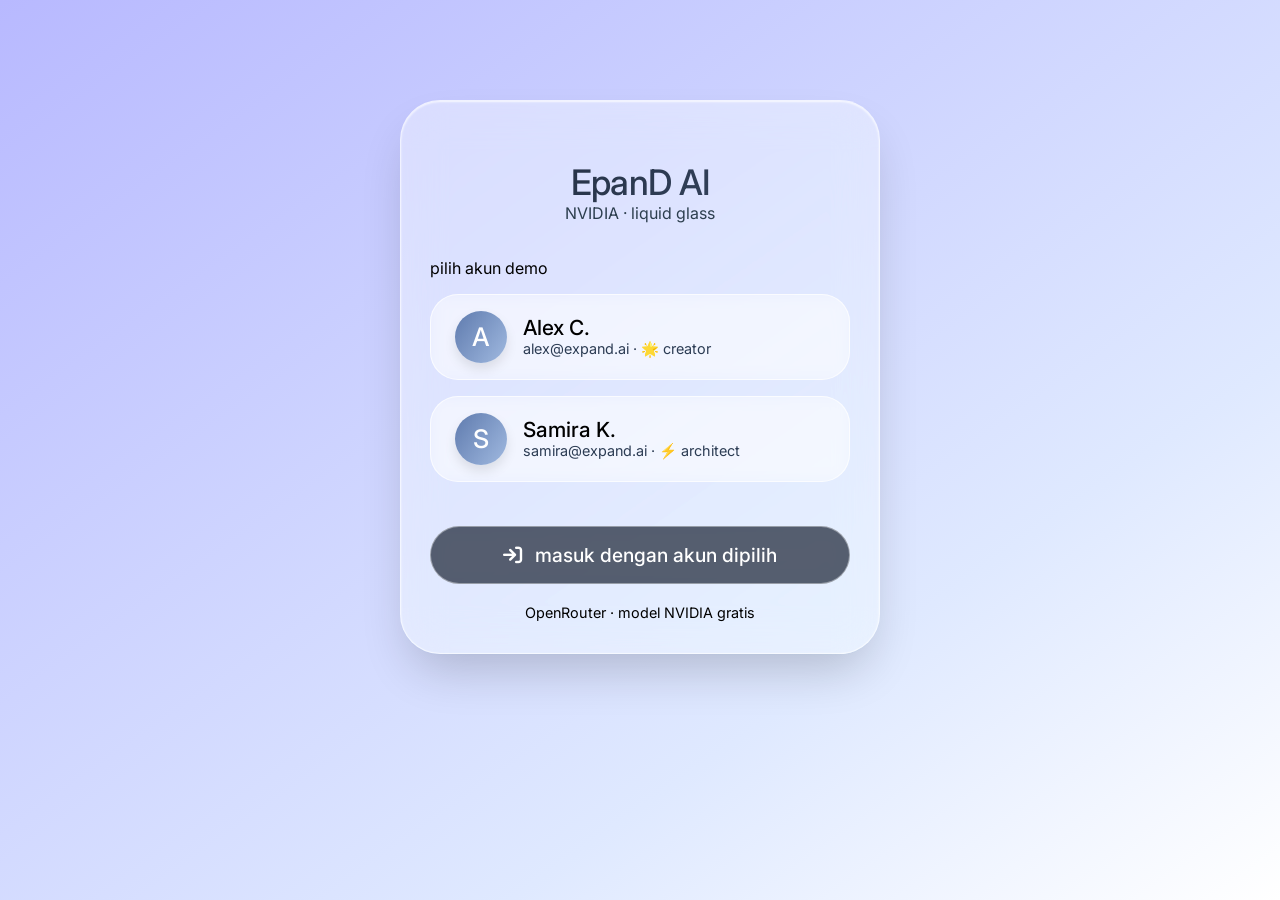
<file: index.html>
<!DOCTYPE html>
<html lang="en">
<head>
  <meta charset="UTF-8">
  <meta name="viewport" content="width=device-width, initial-scale=1.0, maximum-scale=1.0, user-scalable=yes">
  <title>EpanD AI · NVIDIA · glass</title>
  <!-- Fonts & Icons -->
  <link rel="preconnect" href="https://fonts.googleapis.com">
  <link rel="preconnect" href="https://fonts.gstatic.com" crossorigin>
  <link href="https://fonts.googleapis.com/css2?family=Inter:opsz,wght@14..32,300;14..32,400;14..32,500;14..32,600&display=swap" rel="stylesheet">
  <link rel="stylesheet" href="https://cdnjs.cloudflare.com/ajax/libs/font-awesome/6.0.0-beta3/css/all.min.css">
  <style>
    * {
      margin: 0;
      padding: 0;
      box-sizing: border-box;
      font-family: 'Inter', -apple-system, BlinkMacSystemFont, sans-serif;
    }

    body {
      min-height: 100vh;
      background: linear-gradient(145deg, #b8b9ff 0%, #dfe9ff 70%, #ffffff 100%);
      background-attachment: fixed;
      display: flex;
      align-items: center;
      justify-content: center;
      padding: 12px;
      transition: background 0.2s;
    }

    /* glassmorphism core */
    .glass-panel {
      backdrop-filter: blur(20px) saturate(180%);
      -webkit-backdrop-filter: blur(20px) saturate(180%);
      background: rgba(255, 255, 255, 0.4);
      border: 1px solid rgba(255,255,255,0.6);
      border-radius: 40px;
      box-shadow: 0 25px 50px -12px rgba(0, 0, 0, 0.2), inset 0 1px 2px rgba(255,255,255,0.8);
    }

    .glass-card {
      backdrop-filter: blur(16px) saturate(200%);
      -webkit-backdrop-filter: blur(16px) saturate(200%);
      background: rgba(255, 255, 255, 0.3);
      border: 1px solid rgba(255,255,255,0.5);
      border-radius: 32px;
      box-shadow: 0 20px 40px -12px rgba(0,10,30,0.2), inset 0 0 0 1px rgba(255,255,255,0.7);
    }

    #app {
      width: 100%;
      max-width: 1400px;
      min-height: 85vh;
      display: flex;
      flex-direction: column;
    }

    .screen {
      display: none;
      width: 100%;
      animation: fadeIn 0.35s ease;
    }

    .screen.active {
      display: block;
    }

    @keyframes fadeIn {
      0% { opacity: 0.6; transform: scale(0.99); }
      100% { opacity: 1; transform: scale(1); }
    }

    /* ------ LOGIN PAGE ------ */
    .login-container {
      max-width: 480px;
      margin: 2rem auto;
      padding: 2rem 1.8rem;
    }

    .logo-area {
      text-align: center;
      margin-bottom: 2.2rem;
    }

    .logo-icon {
      font-size: 3.4rem;
      filter: drop-shadow(0 8px 10px rgba(0,40,100,0.2));
      color: #1e293b;
    }

    .logo-area h1 {
      font-weight: 500;
      font-size: 2.2rem;
      letter-spacing: -0.02em;
      background: linear-gradient(135deg, #1e293b, #3a4a66);
      -webkit-background-clip: text;
      -webkit-text-fill-color: transparent;
      margin-top: 8px;
    }

    .account-row {
      display: flex;
      align-items: center;
      gap: 1rem;
      background: rgba(255,255,255,0.3);
      border-radius: 28px;
      padding: 1rem 1.5rem;
      margin-bottom: 1rem;
      border: 1px solid rgba(255,255,255,0.7);
      backdrop-filter: blur(8px);
      transition: all 0.2s;
      cursor: pointer;
    }

    .account-row:hover {
      background: rgba(255,255,255,0.5);
      border-color: white;
    }

    .account-avatar {
      width: 52px;
      height: 52px;
      border-radius: 28px;
      background: linear-gradient(125deg, #5f7bae, #a0b9e0);
      display: flex;
      align-items: center;
      justify-content: center;
      font-size: 1.6rem;
      font-weight: 500;
      color: white;
      box-shadow: 0 6px 12px rgba(0,0,0,0.1);
    }

    .account-info h3 {
      font-weight: 500;
      font-size: 1.3rem;
    }

    .account-info p {
      color: #2c3c54;
      font-size: 0.9rem;
    }

    .btn-login {
      background: rgba(20, 30, 50, 0.7);
      border: none;
      backdrop-filter: blur(10px);
      color: white;
      font-weight: 500;
      font-size: 1.2rem;
      padding: 1rem;
      border-radius: 40px;
      width: 100%;
      margin-top: 1.8rem;
      border: 1px solid rgba(255,255,255,0.4);
      transition: 0.2s;
      cursor: pointer;
    }

    .btn-login:active {
      transform: scale(0.97);
      background: rgba(20, 30, 50, 0.9);
    }

    /* ------ MAIN LAYOUT with SIDEBAR (desktop) ------ */
    .main-layout {
      display: flex;
      flex-direction: row;
      gap: 16px;
      min-height: 80vh;
      position: relative;
    }

    /* SIDEBAR (settings) - desktop */
    .settings-sidebar {
      width: 280px;
      backdrop-filter: blur(20px) saturate(200%);
      background: rgba(255, 255, 255, 0.3);
      border: 1px solid rgba(255,255,255,0.5);
      border-radius: 40px;
      padding: 1.8rem 1.2rem;
      display: flex;
      flex-direction: column;
      gap: 24px;
      flex-shrink: 0;
      transition: all 0.3s ease;
      height: fit-content;
    }

    .settings-sidebar h3 {
      font-weight: 500;
      font-size: 1.4rem;
      color: #1e2b3c;
      display: flex;
      align-items: center;
      gap: 8px;
      border-bottom: 1px solid rgba(255,255,255,0.4);
      padding-bottom: 12px;
    }

    .setting-item {
      display: flex;
      align-items: center;
      justify-content: space-between;
      margin: 1rem 0;
    }

    .setting-item label {
      font-weight: 450;
    }

    /* toggle switch */
    .switch {
      position: relative;
      display: inline-block;
      width: 52px;
      height: 28px;
      background: rgba(255,255,255,0.5);
      border-radius: 30px;
      border: 1px solid white;
    }
    .switch input {
      opacity: 0;
      width: 0;
      height: 0;
    }
    .slider {
      position: absolute;
      cursor: pointer;
      top: 0; left: 0; right: 0; bottom: 0;
      background: transparent;
      border-radius: 30px;
      transition: 0.2s;
    }
    .slider:before {
      position: absolute;
      content: "";
      height: 24px;
      width: 24px;
      left: 2px;
      bottom: 2px;
      background: white;
      border-radius: 50%;
      transition: 0.2s;
      box-shadow: 0 2px 5px rgba(0,0,0,0.2);
    }
    input:checked + .slider:before {
      transform: translateX(23px);
    }

    .model-select-side {
      width: 100%;
      background: rgba(255,255,255,0.5);
      border: 1px solid white;
      border-radius: 30px;
      padding: 10px 14px;
      font-size: 0.95rem;
      outline: none;
      color: #121f33;
    }

    .api-hint {
      font-size: 0.85rem;
      color: #2c3c54;
      background: rgba(255,255,255,0.3);
      border-radius: 20px;
      padding: 12px;
      margin-top: 8px;
    }

    .account-mini-side {
      margin-top: auto;
      background: rgba(255,255,255,0.2);
      border-radius: 32px;
      padding: 1.2rem;
      border: 1px solid rgba(255,255,255,0.4);
    }

    .account-mini-side p {
      margin: 6px 0;
      word-break: break-word;
    }

    .logout-btn {
      background: rgba(255,255,255,0.4);
      border: 1px solid white;
      border-radius: 40px;
      padding: 12px 16px;
      width: 100%;
      font-size: 1rem;
      margin-top: 16px;
      font-weight: 500;
      cursor: pointer;
      transition: 0.2s;
    }

    .logout-btn:active {
      background: rgba(255,255,255,0.7);
    }

    /* CHAT AREA (main content) */
    .chat-content {
      flex: 1;
      min-width: 280px;
      display: flex;
      flex-direction: column;
      gap: 16px;
    }

    /* navbar inside chat area */
    .nav-glass {
      backdrop-filter: blur(20px);
      background: rgba(255,255,255,0.4);
      border: 1px solid rgba(255,255,255,0.6);
      border-radius: 60px;
      padding: 0.6rem 1.5rem;
      display: flex;
      align-items: center;
      justify-content: space-between;
    }

    .nav-brand {
      font-size: 1.5rem;
      font-weight: 500;
      display: flex;
      align-items: center;
      gap: 8px;
    }

    .nav-controls {
      display: flex;
      align-items: center;
      gap: 12px;
    }

    .quick-model-selector {
      display: flex;
      align-items: center;
      gap: 10px;
      background: rgba(255,255,255,0.3);
      padding: 5px 12px;
      border-radius: 40px;
      border: 1px solid rgba(255,255,255,0.6);
    }

    .quick-model-selector select {
      background: transparent;
      border: none;
      font-size: 0.95rem;
      padding: 6px 0;
      outline: none;
      color: #1e293b;
      font-weight: 500;
    }

    .quick-model-selector i {
      font-size: 1.2rem;
      opacity: 0.8;
    }

    /* Tombol toggle sidebar untuk mobile */
    .sidebar-toggle-btn {
      display: none;
      background: rgba(255,255,255,0.4);
      border: 1px solid rgba(255,255,255,0.6);
      border-radius: 40px;
      width: 48px;
      height: 48px;
      font-size: 1.5rem;
      color: #1e293b;
      cursor: pointer;
      align-items: center;
      justify-content: center;
      transition: 0.2s;
    }
    .sidebar-toggle-btn:active {
      background: rgba(255,255,255,0.7);
    }

    /* chat window */
    .chat-window {
      backdrop-filter: blur(16px);
      background: rgba(255,255,255,0.25);
      border-radius: 40px;
      padding: 1.5rem 1rem 1rem 1rem;
      border: 1px solid rgba(255,255,255,0.5);
      flex: 1;
      display: flex;
      flex-direction: column;
      min-height: 460px;
    }

    .chat-messages {
      flex: 1;
      overflow-y: auto;
      padding: 0 10px 10px;
      display: flex;
      flex-direction: column;
      gap: 14px;
    }

    .message {
      display: flex;
      gap: 12px;
      max-width: 90%;
    }

    .message.user {
      align-self: flex-end;
      flex-direction: row-reverse;
    }

    .avatar-bot, .avatar-user {
      width: 38px;
      height: 38px;
      border-radius: 19px;
      display: flex;
      align-items: center;
      justify-content: center;
      background: rgba(255,255,255,0.6);
      backdrop-filter: blur(4px);
      border: 1px solid white;
      color: #2e405b;
      flex-shrink: 0;
    }

    .avatar-user {
      background: #cbd5e1;
    }

    .bubble {
      background: rgba(255,255,255,0.5);
      backdrop-filter: blur(8px);
      padding: 12px 18px;
      border-radius: 24px;
      border: 1px solid rgba(255,255,255,0.7);
      font-size: 0.95rem;
      line-height: 1.4;
      color: #1e2b3c;
      box-shadow: 0 4px 8px rgba(0,0,0,0.02);
    }

    .message.user .bubble {
      background: rgba(230, 240, 255, 0.7);
      border: 1px solid rgba(255,255,255,0.9);
    }

    .chat-input-area {
      display: flex;
      gap: 8px;
      margin-top: 12px;
      background: rgba(255,255,255,0.3);
      border-radius: 60px;
      padding: 6px 6px 6px 18px;
      border: 1px solid rgba(255,255,255,0.7);
    }

    .chat-input-area input {
      flex: 1;
      background: transparent;
      border: none;
      font-size: 1rem;
      padding: 10px 0;
      outline: none;
      color: #121f33;
    }

    .chat-input-area input::placeholder {
      color: rgba(30, 40, 60, 0.6);
    }

    .send-btn {
      background: rgba(255,255,255,0.7);
      border: 1px solid white;
      border-radius: 40px;
      width: 52px;
      aspect-ratio: 1/1;
      font-size: 1.4rem;
      color: #2e3f5a;
      cursor: pointer;
      transition: 0.2s;
    }

    .send-btn:active {
      background: white;
      transform: scale(0.9);
    }

    /* Overlay untuk mobile */
    .sidebar-overlay {
      display: none;
      position: fixed;
      top: 0;
      left: 0;
      width: 100%;
      height: 100%;
      background: rgba(0,0,0,0.2);
      backdrop-filter: blur(3px);
      z-index: 98;
    }

    /* Mobile: sidebar bisa di-toggle */
    @media (max-width: 800px) {
      .main-layout {
        flex-direction: column;
      }
      
      .settings-sidebar {
        position: fixed;
        top: 12px;
        left: 12px;
        width: calc(100% - 24px);
        max-width: 320px;
        height: calc(100vh - 24px);
        z-index: 99;
        transform: translateX(-120%);
        transition: transform 0.3s ease;
        overflow-y: auto;
      }
      
      .settings-sidebar.open {
        transform: translateX(0);
      }
      
      .sidebar-toggle-btn {
        display: flex;
      }
      
      .sidebar-overlay {
        display: block;
      }
      
      .sidebar-overlay.hidden {
        display: none;
      }
    }
  </style>
</head>
<body>
<div id="app">
  <!-- LOGIN SCREEN -->
  <div id="loginScreen" class="screen active">
    <div class="glass-panel login-container">
      <div class="logo-area">
        <i class="fas fa-sparkles logo-icon"></i>
        <h1>EpanD AI</h1>
        <p style="color:#2c3e4e;">NVIDIA · liquid glass</p>
      </div>
      <div style="margin: 1.2rem 0 0.8rem;">
        <p style="font-weight: 400; margin-bottom: 1rem;">pilih akun demo</p>
        <!-- Akun 1 -->
        <div class="account-row" data-username="Alex C." data-email="alex@expand.ai" data-avatar="A">
          <div class="account-avatar">A</div>
          <div class="account-info">
            <h3>Alex C.</h3>
            <p>alex@expand.ai · 🌟 creator</p>
          </div>
        </div>
        <!-- Akun 2 -->
        <div class="account-row" data-username="Samira K." data-email="samira@expand.ai" data-avatar="S">
          <div class="account-avatar">S</div>
          <div class="account-info">
            <h3>Samira K.</h3>
            <p>samira@expand.ai · ⚡ architect</p>
          </div>
        </div>
      </div>
      <button class="btn-login" id="loginBtn"> <i class="fas fa-arrow-right-to-bracket" style="margin-right: 8px;"></i> masuk dengan akun dipilih</button>
      <p style="text-align: center; margin-top: 20px; font-size: 0.9rem;">OpenRouter · model NVIDIA gratis</p>
    </div>
  </div>

  <!-- MAIN SCREEN with TOGGLEABLE SIDEBAR -->
  <div id="mainScreen" class="screen">
    <!-- Overlay untuk mobile -->
    <div class="sidebar-overlay hidden" id="sidebarOverlay"></div>
    
    <div class="main-layout">
      
      <!-- LEFT SIDEBAR (settings & akun) - bisa di-toggle di mobile -->
      <aside class="settings-sidebar glass-card" id="settingsSidebar">
        <h3><i class="fas fa-sliders-h"></i> Pengaturan</h3>
        
        <div class="setting-item">
          <label><i class="far fa-moon"></i> Mode gelap</label>
          <label class="switch">
            <input type="checkbox" id="darkModeToggle">
            <span class="slider"></span>
          </label>
        </div>

        <div style="margin: 0.5rem 0 0.2rem;">
          <label style="font-weight: 500;">Model AI (sidebar)</label>
          <select id="modelSelectSide" class="model-select-side">
            <option value="nvidia/nemotron-nano-9b-v2:free" selected>NVIDIA Nano 9B</option>
            <option value="nvidia/nemotron-nano-12b-v2-vl:free">NVIDIA Nano 12B VL</option>
            <option value="nvidia/nemotron-3-nano-30b-a3b:free">NVIDIA 30B A3B</option>
          </select>
        </div>

        <div class="setting-item">
          <label><i class="fas fa-temperature-low"></i> Temperature</label>
          <input type="range" min="0" max="2" step="0.1" value="0.7" id="tempRange" style="width: 110px;">
        </div>

        <div class="api-hint">
          <i class="fas fa-key"></i> API Key: <strong style="font-size: 0.7rem;">sk-or-v1-caa8...90d2</strong><br>
          <span style="font-size: 0.8rem;">(terhubung ke OpenRouter)</span>
        </div>

        <!-- Account card inside sidebar -->
        <div class="account-mini-side">
          <p><strong><i class="fas fa-user-circle"></i> <span id="displayNameSide">Alex C.</span></strong></p>
          <p id="displayEmailSide">alex@expand.ai</p>
          <button class="logout-btn" id="logoutBtn"><i class="fas fa-sign-out-alt"></i> Keluar</button>
        </div>
      </aside>

      <!-- RIGHT CHAT CONTENT -->
      <div class="chat-content">
        <!-- Navbar with quick model switcher & toggle sidebar button -->
        <div class="nav-glass">
          <div class="nav-brand">
            <i class="fas fa-cloud" style="font-size: 1.8rem;"></i>
            <span>EpanD</span>
          </div>
          <div class="nav-controls">
            <div class="quick-model-selector">
              <i class="fas fa-microchip"></i>
              <select id="quickModelSelect" title="Ganti model AI langsung">
                <option value="nvidia/nemotron-nano-9b-v2:free" selected>Nano 9B</option>
                <option value="nvidia/nemotron-nano-12b-v2-vl:free">Nano 12B VL</option>
                <option value="nvidia/nemotron-3-nano-30b-a3b:free">Nemotron 30B</option>
              </select>
            </div>
            <button class="sidebar-toggle-btn" id="sidebarToggleBtn">
              <i class="fas fa-sliders-h"></i>
            </button>
          </div>
        </div>

        <!-- Chat window -->
        <div class="chat-window">
          <div style="display: flex; justify-content: space-between; align-items: center; margin-bottom: 6px; padding: 0 6px;">
            <span style="font-weight: 500;"><i class="far fa-circle" style="color: #78b578; margin-right: 8px;"></i> EpanD AI · NVIDIA</span>
            <span style="background: rgba(255,255,255,0.4); padding: 6px 14px; border-radius: 40px;" id="currentModelLabel">nvidia/nemotron-nano-9b-v2:free</span>
          </div>
          <div class="chat-messages" id="chatMessages">
            <div class="message bot">
              <div class="avatar-bot"><i class="fas fa-robot"></i></div>
              <div class="bubble">Halo! Saya asisten EpanD dengan model NVIDIA. Pilih model di atas atau sidebar.</div>
            </div>
          </div>
          <!-- input -->
          <div class="chat-input-area">
            <input type="text" id="messageInput" placeholder="Pesan kaca...">
            <button class="send-btn" id="sendMessageBtn"><i class="fas fa-paper-plane"></i></button>
          </div>
        </div>
      </div>
    </div>
  </div>
</div>

<script>
  (function() {
    // STATE
    let currentUser = { name: 'Alex C.', email: 'alex@expand.ai', avatar: 'A' };
    // OPENROUTER API KEY (YANG BENAR)
    const OPENROUTER_API_KEY = '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';
    const openRouterBase = 'https://openrouter.ai/api/v1/chat/completions';

    // UI elements
    const loginScreen = document.getElementById('loginScreen');
    const mainScreen = document.getElementById('mainScreen');
    const loginBtn = document.getElementById('loginBtn');
    const accountRows = document.querySelectorAll('.account-row');
    const displayNameSide = document.getElementById('displayNameSide');
    const displayEmailSide = document.getElementById('displayEmailSide');
    const logoutBtn = document.getElementById('logoutBtn');
    const chatMessages = document.getElementById('chatMessages');
    const sendBtn = document.getElementById('sendMessageBtn');
    const messageInput = document.getElementById('messageInput');
    
    // Model selectors
    const quickModelSelect = document.getElementById('quickModelSelect');
    const modelSelectSide = document.getElementById('modelSelectSide');
    const currentModelLabel = document.getElementById('currentModelLabel');
    
    const darkModeToggle = document.getElementById('darkModeToggle');
    const tempRange = document.getElementById('tempRange');

    // Sidebar toggle elements
    const settingsSidebar = document.getElementById('settingsSidebar');
    const sidebarToggleBtn = document.getElementById('sidebarToggleBtn');
    const sidebarOverlay = document.getElementById('sidebarOverlay');

    // Sinkronisasi model selectors
    function syncModelSelectors(value) {
      quickModelSelect.value = value;
      modelSelectSide.value = value;
      currentModelLabel.innerText = value;
    }

    quickModelSelect.addEventListener('change', function(e) {
      syncModelSelectors(e.target.value);
    });
    modelSelectSide.addEventListener('change', function(e) {
      syncModelSelectors(e.target.value);
    });

    // Sidebar toggle functions (untuk mobile)
    function openSidebar() {
      settingsSidebar.classList.add('open');
      sidebarOverlay.classList.remove('hidden');
    }
    function closeSidebar() {
      settingsSidebar.classList.remove('open');
      sidebarOverlay.classList.add('hidden');
    }
    sidebarToggleBtn.addEventListener('click', openSidebar);
    sidebarOverlay.addEventListener('click', closeSidebar);

    // Login
    let selectedAccountRow = null;
    accountRows.forEach(row => {
      row.addEventListener('click', function() {
        accountRows.forEach(r => r.style.background = 'rgba(255,255,255,0.3)');
        this.style.background = 'rgba(255,255,255,0.7)';
        selectedAccountRow = this;
      });
    });

    loginBtn.addEventListener('click', function() {
      if (!selectedAccountRow) {
        alert('Silakan pilih akun terlebih dahulu');
        return;
      }
      const name = selectedAccountRow.dataset.username;
      const email = selectedAccountRow.dataset.email;
      const avatar = selectedAccountRow.dataset.avatar;
      currentUser = { name, email, avatar };

      displayNameSide.innerText = currentUser.name;
      displayEmailSide.innerText = currentUser.email;

      loginScreen.classList.remove('active');
      mainScreen.classList.add('active');

      // Reset chat
      chatMessages.innerHTML = `
        <div class="message bot">
          <div class="avatar-bot"><i class="fas fa-robot"></i></div>
          <div class="bubble">Selamat datang, ${currentUser.name}. Model aktif: ${quickModelSelect.value}</div>
        </div>
      `;
    });

    logoutBtn.addEventListener('click', function() {
      mainScreen.classList.remove('active');
      loginScreen.classList.add('active');
      accountRows.forEach(r => r.style.background = 'rgba(255,255,255,0.3)');
      selectedAccountRow = null;
      closeSidebar(); // tutup sidebar jika terbuka
    });

    // Dark mode
    darkModeToggle.addEventListener('change', function(e) {
      if (e.target.checked) {
        document.body.style.background = 'linear-gradient(145deg, #1a2635 0%, #2a3444 100%)';
        document.body.style.color = '#f0f3fa';
      } else {
        document.body.style.background = 'linear-gradient(145deg, #b8b9ff 0%, #dfe9ff 70%, #ffffff 100%)';
        document.body.style.color = '#1e293b';
      }
    });

    // Fungsi kirim pesan ke OpenRouter (dengan API key yang benar)
    async function sendMessageToOpenRouter(userMessage, model, temperature) {
      // Tampilkan pesan user
      appendMessage(userMessage, 'user');

      const requestBody = {
        model: model,
        messages: [
          { role: 'system', content: 'Kamu adalah asisten EpanD AI yang membantu dan ramah.' },
          { role: 'user', content: userMessage }
        ],
        temperature: parseFloat(temperature),
      };

      console.log('Sending to OpenRouter with key:', OPENROUTER_API_KEY.substring(0,15)+'...', requestBody);

      const typingId = showTypingIndicator();

      try {
        const response = await fetch(openRouterBase, {
          method: 'POST',
          headers: {
            'Content-Type': 'application/json',
            'Authorization': `Bearer ${OPENROUTER_API_KEY}`,
            'HTTP-Referer': window.location.origin,
            'X-Title': 'EpanD AI Glass'
          },
          body: JSON.stringify(requestBody)
        });

        if (!response.ok) {
          const errorData = await response.json().catch(() => ({}));
          throw new Error(`HTTP ${response.status}: ${errorData.error?.message || response.statusText}`);
        }

        const data = await response.json();
        removeTypingIndicator(typingId);
        const reply = data.choices?.[0]?.message?.content || 'Tidak ada respons dari AI.';
        appendMessage(reply, 'bot');
      } catch (error) {
        removeTypingIndicator(typingId);
        console.error('Fetch error:', error);
        appendMessage(`🌐 Error: ${error.message}. Cek console & API key.`, 'bot');
      }
    }

    function appendMessage(text, sender) {
      const msgDiv = document.createElement('div');
      msgDiv.classList.add('message', sender);
      const avatar = sender === 'user' 
        ? '<div class="avatar-user"><i class="fas fa-user"></i></div>' 
        : '<div class="avatar-bot"><i class="fas fa-robot"></i></div>';
      msgDiv.innerHTML = avatar + `<div class="bubble">${escapeHTML(text)}</div>`;
      chatMessages.appendChild(msgDiv);
      chatMessages.scrollTop = chatMessages.scrollHeight;
    }

    let typingCount = 0;
    function showTypingIndicator() {
      const id = 'typing-' + (typingCount++);
      const typingDiv = document.createElement('div');
      typingDiv.classList.add('message', 'bot');
      typingDiv.id = id;
      typingDiv.innerHTML = `<div class="avatar-bot"><i class="fas fa-robot"></i></div><div class="bubble"><i>EpanD sedang mengetik...</i></div>`;
      chatMessages.appendChild(typingDiv);
      chatMessages.scrollTop = chatMessages.scrollHeight;
      return id;
    }

    function removeTypingIndicator(id) {
      const el = document.getElementById(id);
      if (el) el.remove();
    }

    function escapeHTML(str) {
      return str.replace(/[&<>"]/g, function(m) {
        if(m === '&') return '&amp;'; if(m === '<') return '&lt;'; if(m === '>') return '&gt;'; if(m === '"') return '&quot;';
        return m;
      });
    }

    // Send message handler
    function onSendMessage() {
      const text = messageInput.value.trim();
      if (!text) return;
      const model = quickModelSelect.value;
      const temp = tempRange.value;
      sendMessageToOpenRouter(text, model, temp);
      messageInput.value = '';
    }

    sendBtn.addEventListener('click', onSendMessage);
    messageInput.addEventListener('keypress', (e) => {
      if (e.key === 'Enter') onSendMessage();
    });

    // Inisialisasi
    syncModelSelectors(quickModelSelect.value);
    darkModeToggle.checked = false;
  })();
</script>
</body>
</html>
</file>
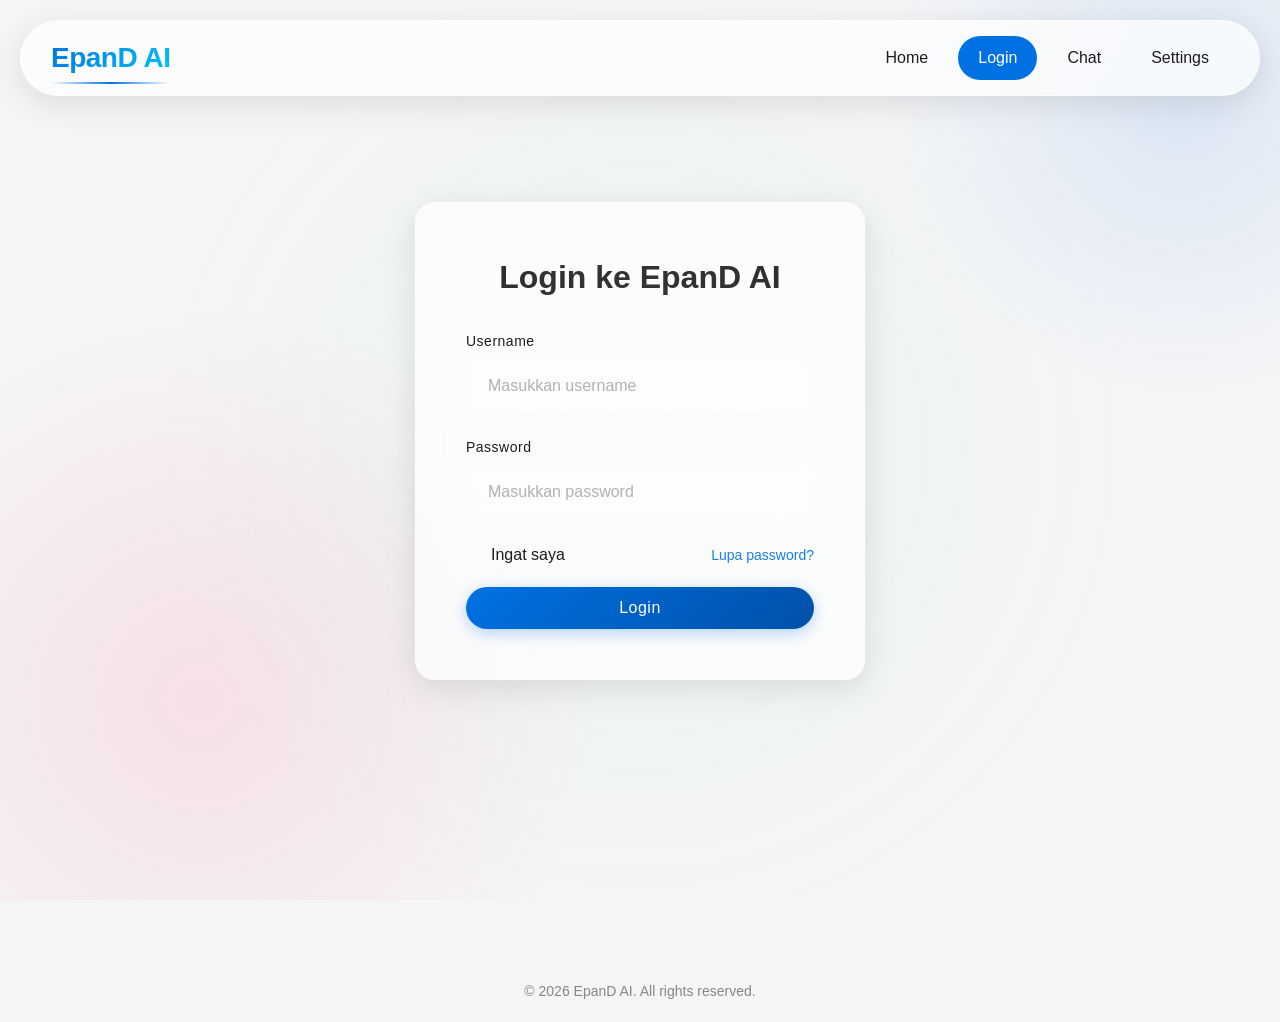
<file: chat.html>
<!DOCTYPE html>
<html lang="id">
<head>
    <meta charset="UTF-8">
    <meta name="viewport" content="width=device-width, initial-scale=1.0, maximum-scale=1.0, user-scalable=yes">
    <title>EpanD AI - Chat</title>
    <link rel="stylesheet" href="css/style.css">
</head>
<body>
    <!-- Animated Background -->
    <div class="animated-bg">
        <div class="gradient-orb"></div>
        <div class="gradient-orb"></div>
        <div class="gradient-orb"></div>
    </div>

    <!-- Mobile Menu Overlay -->
    <div class="menu-overlay" id="menuOverlay" onclick="toggleMenu()"></div>

    <!-- Mobile Chat Sidebar -->
    <div class="mobile-chat-sidebar" id="mobileChatSidebar">
        <div class="mobile-sidebar-header">
            <h3>Menu Chat</h3>
            <button class="close-sidebar" onclick="toggleChatSidebar()">✕</button>
        </div>
        <div class="mobile-sidebar-content">
            <div class="model-selector">
                <label for="mobileModelSelect">Pilih Model AI:</label>
                <select id="mobileModelSelect" class="model-select" onchange="syncModel(this.value)">
                    <option value="openai/gpt-3.5-turbo">GPT-3.5 Turbo</option>
                    <option value="openai/gpt-4">GPT-4</option>
                    <option value="anthropic/claude-2">Claude 2</option>
                    <option value="google/palm-2">Google PaLM 2</option>
                    <option value="meta-llama/llama-2-70b">Llama 2 70B</option>
                </select>
            </div>
            
            <div class="chat-info">
                <h4>Info Chat</h4>
                <p>Total pesan: <span id="mobileMessageCount">1</span></p>
                <p>Model aktif: <span id="mobileActiveModel">GPT-3.5 Turbo</span></p>
            </div>
            
            <button onclick="newChat()" class="btn btn-secondary btn-full">+ New Chat</button>
            <button onclick="clearChat()" class="btn btn-secondary btn-full">Clear Chat</button>
        </div>
    </div>

    <div class="container">
        <!-- Navbar -->
        <nav class="navbar">
            <div class="logo">EpanD AI</div>
            
            <!-- Mobile Menu Buttons -->
            <div class="mobile-nav-actions">
                <button class="icon-btn" onclick="toggleChatSidebar()" title="Menu Chat">
                    <svg width="24" height="24" viewBox="0 0 24 24" fill="none" stroke="currentColor" stroke-width="2">
                        <path d="M3 12h18M3 6h18M3 18h18"/>
                    </svg>
                </button>
                <button class="hamburger-btn" id="hamburgerBtn" onclick="toggleMenu()">
                    <span></span>
                    <span></span>
                    <span></span>
                </button>
            </div>

            <!-- Navigation Links -->
            <div class="nav-links" id="navLinks">
                <a href="index.html">Home</a>
                <a href="login.html">Login</a>
                <a href="chat.html" class="active">Chat</a>
                <a href="settings.html">Settings</a>
            </div>

            <!-- Desktop User Info -->
            <div class="user-info desktop-only" id="userInfo">
                <span id="usernameDisplay"></span>
                <button onclick="logout()" class="btn-logout">Logout</button>
            </div>
        </nav>

        <!-- Chat Container -->
        <div class="chat-container">
            <!-- Desktop Sidebar -->
            <div class="chat-sidebar desktop-only">
                <div class="model-selector">
                    <label for="modelSelect">Pilih Model AI:</label>
                    <select id="modelSelect" class="model-select"> 
                        <option value="nvidia/nemotron-nano-9b-v2:free">Nemotron Nano 9B v2</option>
                        <option value="nvidia/nemotron-nano-12b-v2-vl:free">Nemotron Nano 12B 2 VL</option>
                        <option value="nvidia/nemotron-3-nano-30b-a3b:free">Nemotron 3 Nano 30B A3B</option>
                    </select>
                </div>
                
                <div class="chat-info">
                    <h4>Info Chat</h4>
                    <p>Total pesan: <span id="messageCount">1</span></p>
                    <p>Model aktif: <span id="activeModel">Nemotron Nano 9B v2</span></p>
                </div>
                
                <button onclick="newChat()" class="btn btn-secondary btn-full">+ New Chat</button>
                <button onclick="clearChat()" class="btn btn-secondary btn-full">Clear Chat</button>
            </div>

            <!-- Chat Main Area -->
            <div class="chat-main">
                <div class="chat-header">
                    <h3>AI Assistant</h3>
                    <span class="online-status">● Online</span>
                </div>

                <div class="chat-messages" id="chatMessages">
                    <div class="message ai-message">
                        <div class="message-avatar">🤖</div>
                        <div class="message-content-wrapper">
                            <div class="message-sender">EpanD AI</div>
                            <div class="message-content">
                                Halo! Saya asisten AI EpanD. Ada yang bisa saya bantu?
                            </div>
                            <div class="message-time">Sekarang</div>
                        </div>
                    </div>
                </div>

                <!-- Typing Indicator -->
                <div class="typing-indicator" id="typingIndicator" style="display: none;">
                    <span></span>
                    <span></span>
                    <span></span>
                </div>

                <!-- Chat Input -->
                <div class="chat-input-container">
                    <div class="chat-input-wrapper">
                        <textarea 
                            id="userInput" 
                            placeholder="Ketik pesan Anda..." 
                            rows="1"
                            oninput="autoResizeTextarea(this)"
                        ></textarea>
                        <button onclick="sendMessage()" class="btn btn-primary" id="sendButton">
                            <svg width="24" height="24" viewBox="0 0 24 24" fill="none" stroke="currentColor" stroke-width="2">
                                <line x1="22" y1="2" x2="11" y2="13"></line>
                                <polygon points="22 2 15 22 11 13 2 9 22 2"></polygon>
                            </svg>
                        </button>
                    </div>
                    <div class="input-hint">
                        <span>Enter untuk kirim</span>
                        <span>Shift + Enter untuk baris baru</span>
                    </div>
                </div>
            </div>
        </div>
    </div>

    <script src="config/config.js"></script>
    <script src="js/auth.js"></script>
    <script src="js/chat.js"></script>
    <script src="js/main.js"></script>
</body>
</html>
</file>
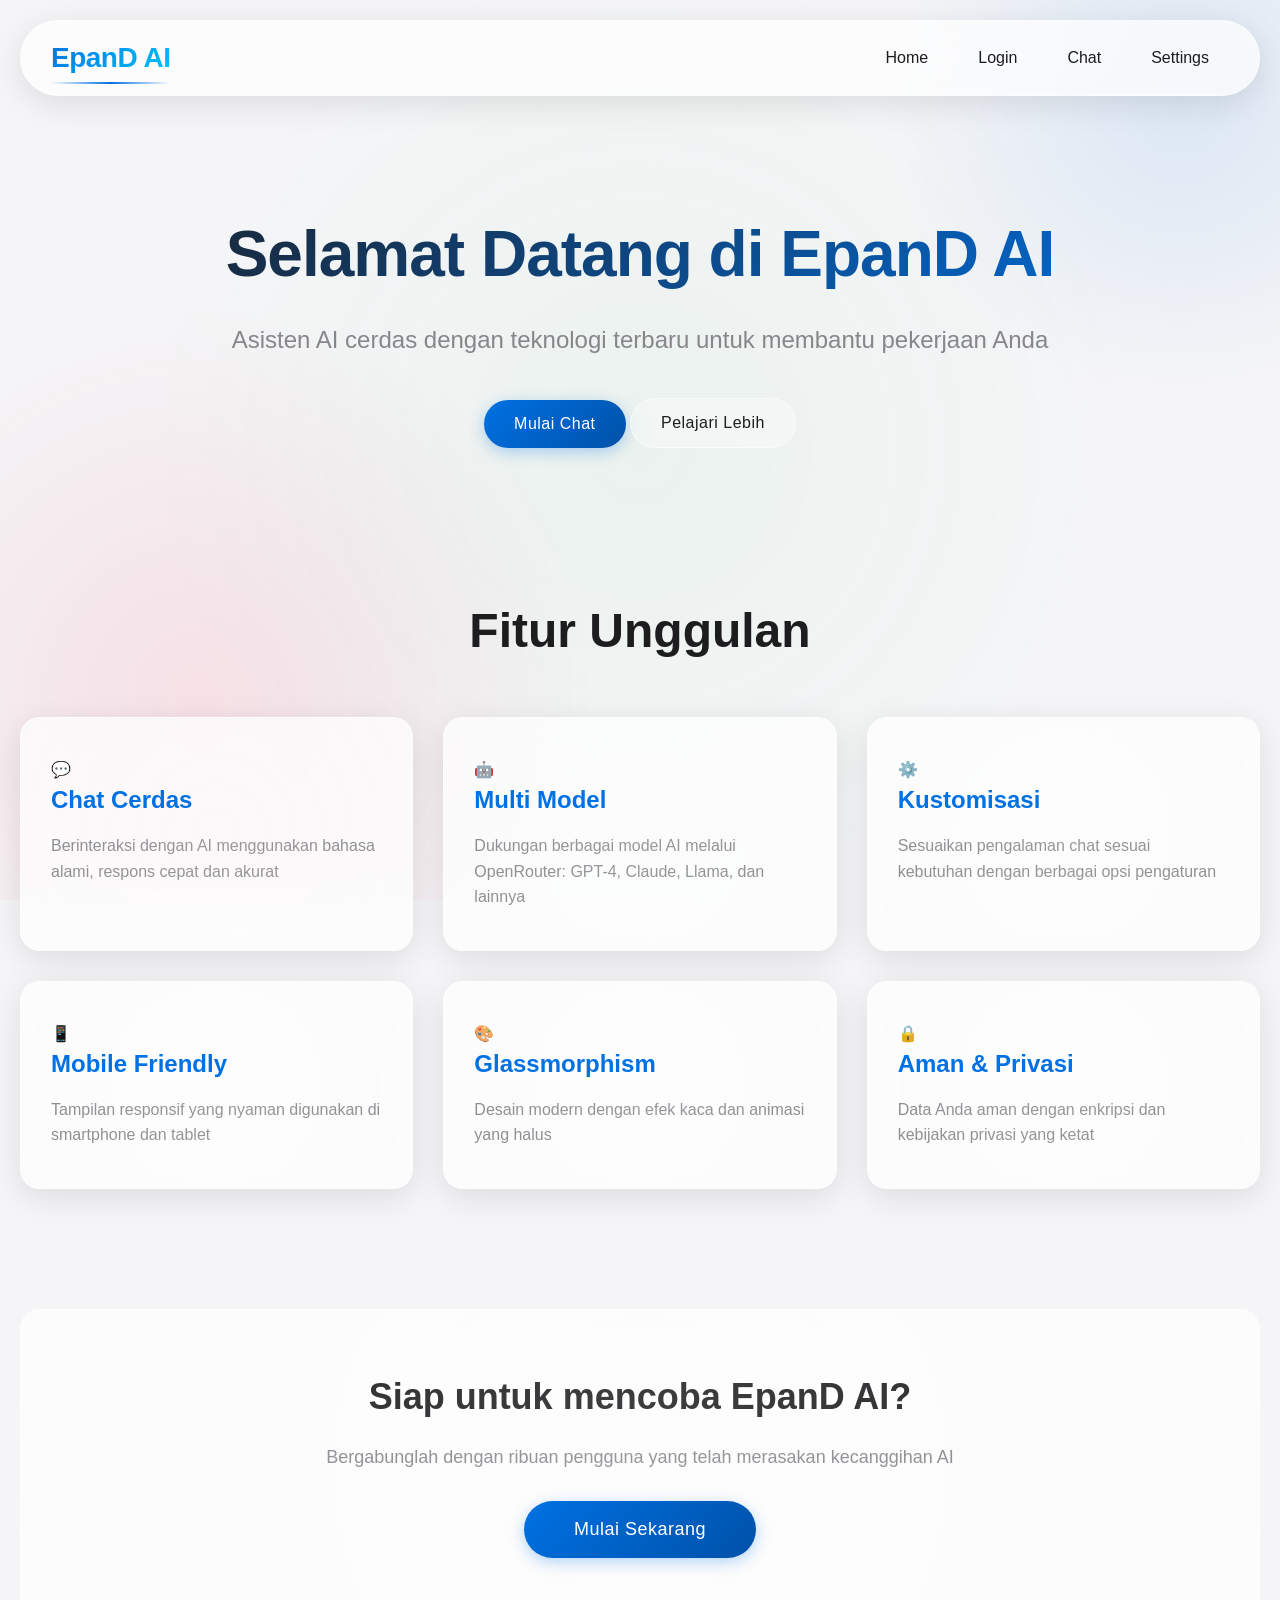
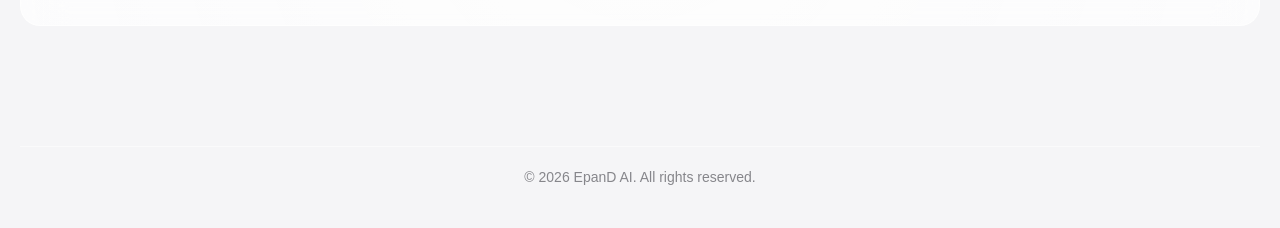
<file: home.html>
<!DOCTYPE html>
<html lang="id">
<head>
    <meta charset="UTF-8">
    <meta name="viewport" content="width=device-width, initial-scale=1.0, maximum-scale=1.0, user-scalable=yes">
    <title>EpanD AI - Home</title>
    <link rel="stylesheet" href="css/style.css">
</head>
<body>
    <!-- Animated Background -->
    <div class="animated-bg">
        <div class="gradient-orb"></div>
        <div class="gradient-orb"></div>
        <div class="gradient-orb"></div>
    </div>

    <!-- Mobile Menu Overlay -->
    <div class="menu-overlay" id="menuOverlay" onclick="toggleMenu()"></div>

    <div class="container">
        <!-- Navbar -->
        <nav class="navbar">
            <div class="logo">EpanD AI</div>
            
            <!-- Hamburger Menu Button -->
            <button class="hamburger-btn" id="hamburgerBtn" onclick="toggleMenu()">
                <span></span>
                <span></span>
                <span></span>
            </button>

            <!-- Navigation Links -->
            <div class="nav-links" id="navLinks">
                <a href="index.html" class="active">Home</a>
                <a href="login.html">Login</a>
                <a href="chat.html">Chat</a>
                <a href="settings.html">Settings</a>

            <!-- Desktop User Info -->
            <div class="user-info desktop-only" id="userInfo">
                <span id="usernameDisplay"></span>
                <button onclick="logout()" class="btn-logout">Logout</button>
            </div>
        </nav>

        <!-- Main Content -->
        <main class="hero-section">
            <h1>Selamat Datang di EpanD AI</h1>
            <p>Asisten AI cerdas dengan teknologi terbaru untuk membantu pekerjaan Anda</p>
            <div class="cta-buttons">
                <a href="login.html" class="btn btn-primary">Mulai Chat</a>
                <a href="#features" class="btn btn-secondary">Pelajari Lebih</a>
            </div>
        </main>

        <!-- Features Section -->
        <section id="features" class="features">
            <h2>Fitur Unggulan</h2>
            <div class="feature-grid">
                <div class="feature-card glass-liquid">
                    <div class="feature-icon">💬</div>
                    <h3>Chat Cerdas</h3>
                    <p>Berinteraksi dengan AI menggunakan bahasa alami, respons cepat dan akurat</p>
                </div>
                <div class="feature-card glass-liquid">
                    <div class="feature-icon">🤖</div>
                    <h3>Multi Model</h3>
                    <p>Dukungan berbagai model AI melalui OpenRouter: GPT-4, Claude, Llama, dan lainnya</p>
                </div>
                <div class="feature-card glass-liquid">
                    <div class="feature-icon">⚙️</div>
                    <h3>Kustomisasi</h3>
                    <p>Sesuaikan pengalaman chat sesuai kebutuhan dengan berbagai opsi pengaturan</p>
                </div>
                <div class="feature-card glass-liquid">
                    <div class="feature-icon">📱</div>
                    <h3>Mobile Friendly</h3>
                    <p>Tampilan responsif yang nyaman digunakan di smartphone dan tablet</p>
                </div>
                <div class="feature-card glass-liquid">
                    <div class="feature-icon">🎨</div>
                    <h3>Glassmorphism</h3>
                    <p>Desain modern dengan efek kaca dan animasi yang halus</p>
                </div>
                <div class="feature-card glass-liquid">
                    <div class="feature-icon">🔒</div>
                    <h3>Aman & Privasi</h3>
                    <p>Data Anda aman dengan enkripsi dan kebijakan privasi yang ketat</p>
                </div>
            </div>
        </section>

        <!-- CTA Section -->
        <section class="cta-section">
            <div class="cta-content glass-liquid">
                <h2>Siap untuk mencoba EpanD AI?</h2>
                <p>Bergabunglah dengan ribuan pengguna yang telah merasakan kecanggihan AI</p>
                <a href="login.html" class="btn btn-primary btn-large">Mulai Sekarang</a>
            </div>
        </section>

        <!-- Footer -->
        <footer class="footer">
            <p>&copy; 2026 EpanD AI. All rights reserved.</p>
        </footer>
    </div>

    <script src="config/config.js"></script>
    <script src="js/auth.js"></script>
    <script src="js/main.js"></script>
</body>
</html>
</file>
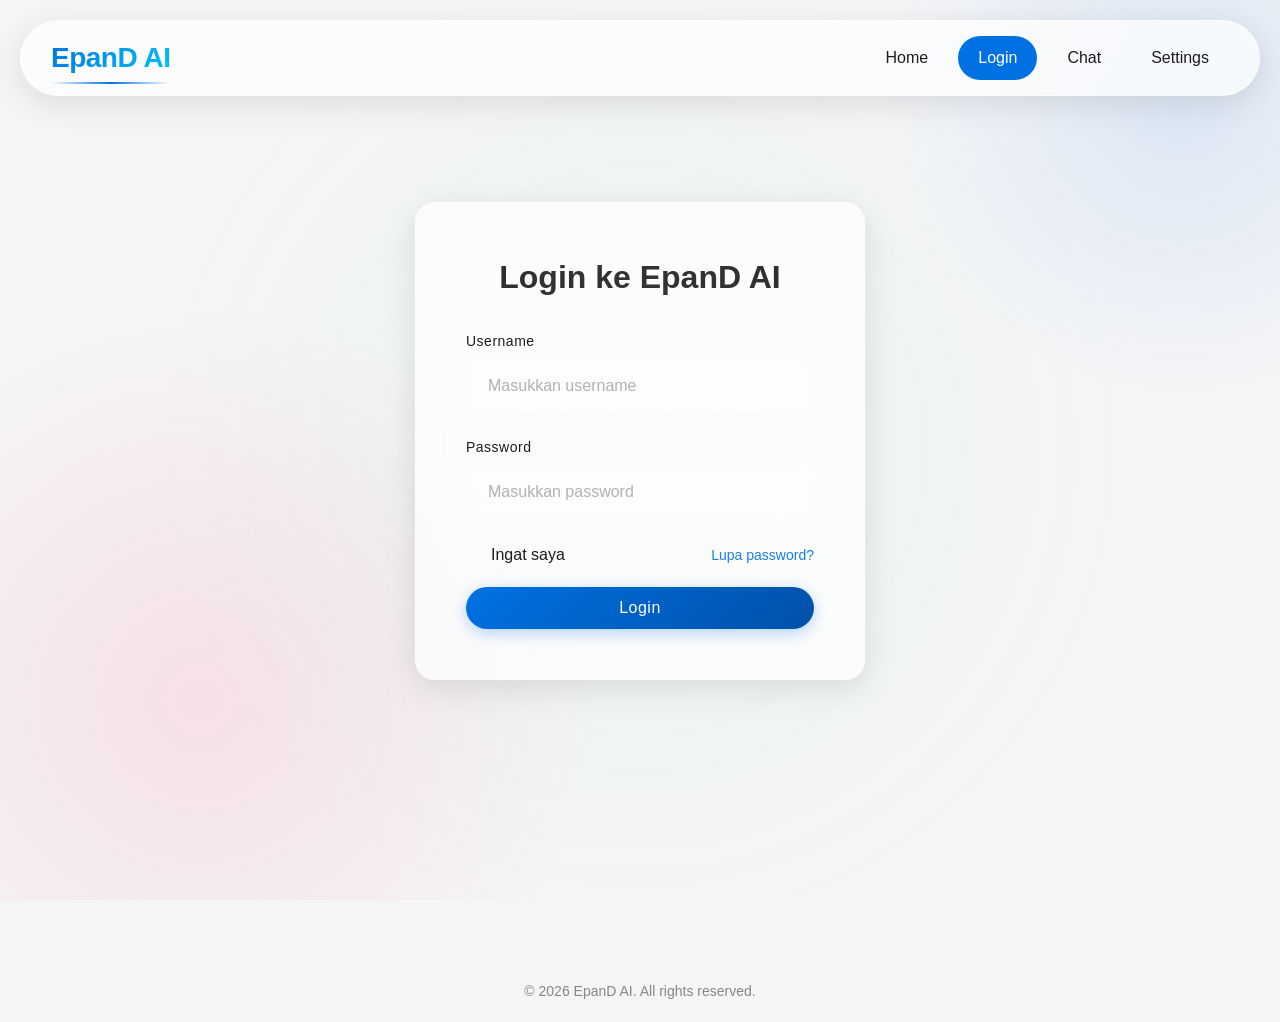
<file: login.html>
<!DOCTYPE html>
<html lang="id">
<head>
    <meta charset="UTF-8">
    <meta name="viewport" content="width=device-width, initial-scale=1.0, maximum-scale=1.0, user-scalable=yes">
    <title>EpanD AI - Login</title>
    <link rel="stylesheet" href="css/style.css">
</head>
<body>
    <!-- Animated Background -->
    <div class="animated-bg">
        <div class="gradient-orb"></div>
        <div class="gradient-orb"></div>
        <div class="gradient-orb"></div>
    </div>

    <!-- Mobile Menu Overlay -->
    <div class="menu-overlay" id="menuOverlay" onclick="toggleMenu()"></div>

    <div class="container">
        <!-- Navbar -->
        <nav class="navbar">
            <div class="logo">EpanD AI</div>
            
            <!-- Hamburger Menu Button -->
            <button class="hamburger-btn" id="hamburgerBtn" onclick="toggleMenu()">
                <span></span>
                <span></span>
                <span></span>
            </button>

            <!-- Navigation Links -->
            <div class="nav-links" id="navLinks">
                <a href="index.html">Home</a>
                <a href="login.html" class="active">Login</a>
                <a href="chat.html">Chat</a>
                <a href="settings.html">Settings</a>

            <!-- Desktop User Info (hidden on login page) -->
            <div class="user-info desktop-only" id="userInfo" style="display: none;">
                <span id="usernameDisplay"></span>
                <button onclick="logout()" class="btn-logout">Logout</button>
            </div>
        </nav>

        <!-- Login Content -->
        <div class="login-container">
            <div class="login-box glass-liquid">
                <h2>Login ke EpanD AI</h2>
                <form id="loginForm">
                    <div class="form-group">
                        <label for="username">Username</label>
                        <input type="text" id="username" placeholder="Masukkan username" required>
                    </div>
                    <div class="form-group">
                        <label for="password">Password</label>
                        <input type="password" id="password" placeholder="Masukkan password" required>
                    </div>
                    <div class="error-message" id="loginError"></div>
                    
                    <div class="form-options">
                        <label class="checkbox-container">
                            <input type="checkbox" id="rememberMe">
                            <span class="checkmark"></span>
                            Ingat saya
                        </label>
                        <a href="#" class="forgot-password">Lupa password?</a>
                    </div>

                    <button type="submit" class="btn btn-primary btn-full">Login</button>
                </form>

                </div>
            </div>
        </div>

        <!-- Footer -->
        <footer class="footer">
            <p>&copy; 2026 EpanD AI. All rights reserved.</p>
        </footer>
    </div>

    <script src="config/config.js"></script>
    <script src="js/auth.js"></script>
    <script src="js/main.js"></script>
</body>
</html>
</file>
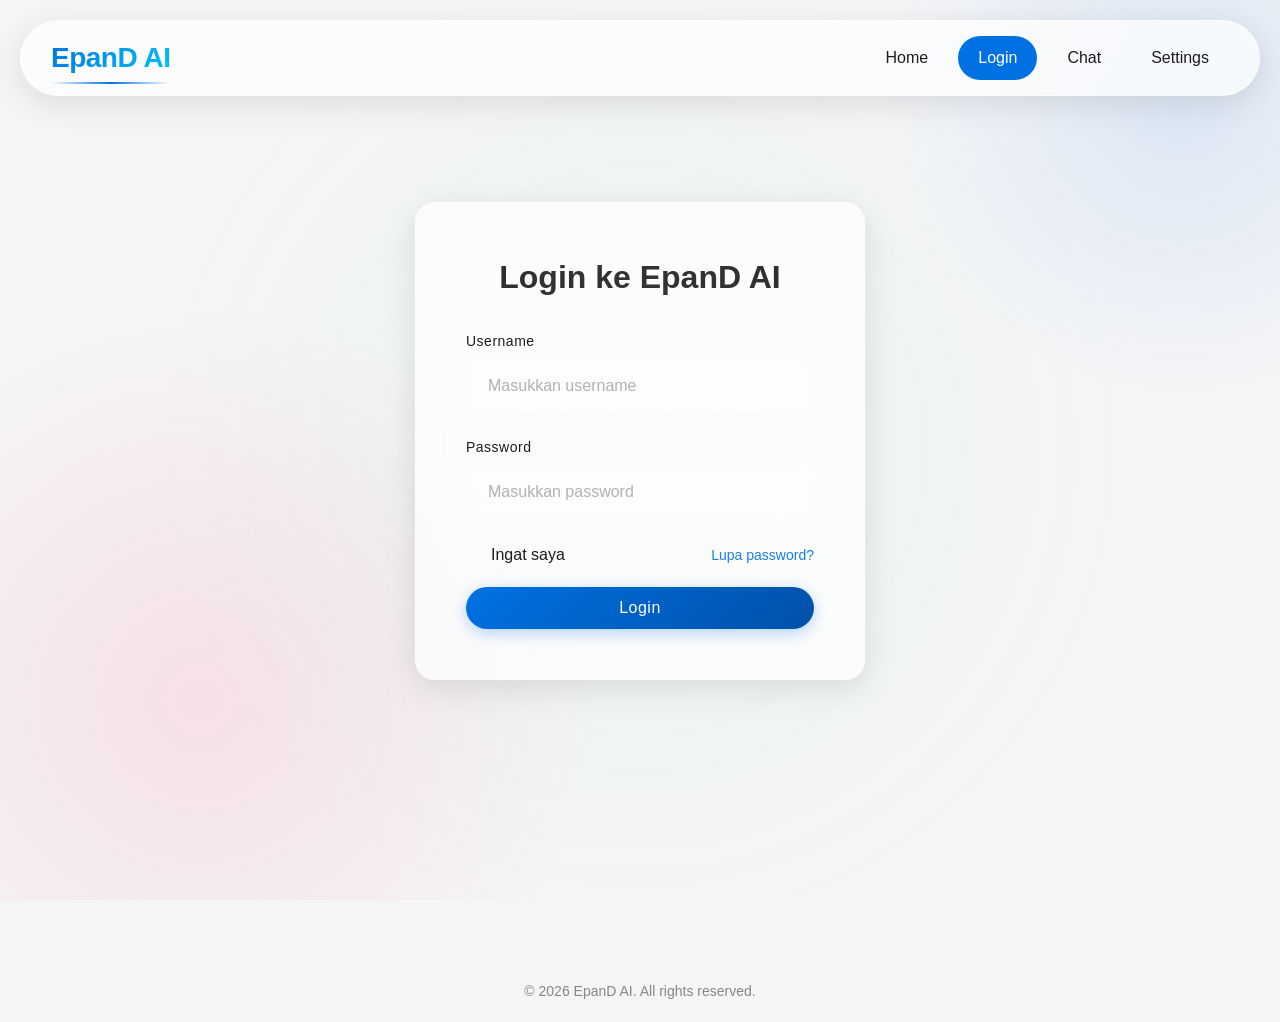
<file: settings.html>
<!DOCTYPE html>
<html lang="id">
<head>
    <meta charset="UTF-8">
    <meta name="viewport" content="width=device-width, initial-scale=1.0, maximum-scale=1.0, user-scalable=yes">
    <title>EpanD AI - Settings</title>
    <link rel="stylesheet" href="css/style.css">
</head>
<body>
    <!-- Animated Background -->
    <div class="animated-bg">
        <div class="gradient-orb"></div>
        <div class="gradient-orb"></div>
        <div class="gradient-orb"></div>
    </div>

    <!-- Mobile Menu Overlay -->
    <div class="menu-overlay" id="menuOverlay" onclick="toggleMenu()"></div>

    <div class="container">
        <!-- Navbar -->
        <nav class="navbar">
            <div class="logo">EpanD AI</div>
            
            <!-- Hamburger Menu Button -->
            <button class="hamburger-btn" id="hamburgerBtn" onclick="toggleMenu()">
                <span></span>
                <span></span>
                <span></span>
            </button>

            <!-- Navigation Links -->
            <div class="nav-links" id="navLinks">
                <a href="index.html">Home</a>
                <a href="login.html">Login</a>
                <a href="chat.html">Chat</a>
                <a href="settings.html" class="active">Settings</a>

            <!-- Desktop User Info -->
            <div class="user-info desktop-only" id="userInfo">
                <span id="usernameDisplay"></span>
                <button onclick="logout()" class="btn-logout">Logout</button>
            </div>
        </nav>

        <!-- Settings Content -->
        <div class="settings-container">
            <h2>Pengaturan</h2>
            
            <!-- Settings Tabs Mobile -->
            <div class="settings-tabs mobile-only">
                <button class="tab-btn active" onclick="showSettingTab('general')">Umum</button>
                <button class="tab-btn" onclick="showSettingTab('chat')">Chat</button>
                <button class="tab-btn" onclick="showSettingTab('api')">API</button>
                <button class="tab-btn" onclick="showSettingTab('account')">Akun</button>
            </div>
            
            <!-- General Settings -->
            <div class="settings-section" id="generalSettings">
                <div class="section-header">
                    <h3>Pengaturan Umum</h3>
                    <span class="section-icon">⚙️</span>
                </div>
                <div class="settings-grid">
                    <div class="setting-item">
                        <label for="theme">Tema:</label>
                        <div class="setting-control">
                            <select id="theme" onchange="saveSetting('theme', this.value)">
                                <option value="light">Terang</option>
                                <option value="dark">Gelap</option>
                                <option value="auto">Auto (Sistem)</option>
                            </select>
                        </div>
                    </div>
                    <div class="setting-item">
                        <label for="language">Bahasa:</label>
                        <div class="setting-control">
                            <select id="language" onchange="saveSetting('language', this.value)">
                                <option value="id">Indonesia</option>
                                <option value="en">English</option>
                            </select>
                        </div>
                    </div>
                    <div class="setting-item">
                        <label for="notifications">Notifikasi:</label>
                        <div class="setting-control">
                            <label class="switch">
                                <input type="checkbox" id="notifications" onchange="saveSetting('notifications', this.checked)">
                                <span class="slider"></span>
                            </label>
                        </div>
                    </div>
                </div>
            </div>

            <!-- Chat Settings -->
            <div class="settings-section" id="chatSettings">
                <div class="section-header">
                    <h3>Pengaturan Chat</h3>
                    <span class="section-icon">💬</span>
                </div>
                <div class="settings-grid">
                    <div class="setting-item">
                        <label for="temperature">Temperature (Kreativitas):</label>
                        <div class="setting-control">
                            <input type="range" id="temperature" min="0" max="2" step="0.1" value="0.7" onchange="saveSetting('temperature', this.value)">
                            <span class="value-badge" id="tempValue">0.7</span>
                        </div>
                    </div>
                    <div class="setting-item">
                        <label for="maxTokens">Max Tokens:</label>
                        <div class="setting-control">
                            <input type="number" id="maxTokens" min="100" max="4000" value="2000" onchange="saveSetting('maxTokens', this.value)">
                        </div>
                    </div>
                    <div class="setting-item">
                        <label for="autoScroll">Auto Scroll:</label>
                        <div class="setting-control">
                            <label class="switch">
                                <input type="checkbox" id="autoScroll" checked onchange="saveSetting('autoScroll', this.checked)">
                                <span class="slider"></span>
                            </label>
                        </div>
                    </div>
                    <div class="setting-item">
                        <label for="sendOnEnter">Enter untuk kirim:</label>
                        <div class="setting-control">
                            <label class="switch">
                                <input type="checkbox" id="sendOnEnter" checked onchange="saveSetting('sendOnEnter', this.checked)">
                                <span class="slider"></span>
                            </label>
                        </div>
                    </div>
                </div>
            </div>

            <!-- API Settings -->
            <div class="settings-section" id="apiSettings">
                <div class="section-header">
                    <h3>Pengaturan API</h3>
                    <span class="section-icon">🔑</span>
                </div>
                <div class="settings-grid">
                    <div class="setting-item">
                        <label for="apiKey">OpenRouter API Key:</label>
                        <div class="setting-control">
                            <div class="password-input">
                                <input type="password" id="apiKey" value="YOUR_API_KEY" onchange="saveSetting('apiKey', this.value)">
                                <button class="toggle-password" onclick="togglePassword('apiKey')">👁️</button>
                            </div>
                        </div>
                    </div>
                    <div class="setting-item">
                        <label for="apiEndpoint">API Endpoint:</label>
                        <div class="setting-control">
                            <input type="text" id="apiEndpoint" value="https://openrouter.ai/api/v1/chat/completions" readonly class="readonly-input">
                        </div>
                    </div>
                    <div class="setting-item">
                        <label>Status API:</label>
                        <div class="setting-control">
                            <span class="status-badge success">● Terhubung</span>
                        </div>
                    </div>
                </div>
            </div>

            <!-- Account Settings -->
            <div class="settings-section" id="accountSettings">
                <div class="section-header">
                    <h3>Informasi Akun</h3>
                    <span class="section-icon">👤</span>
                </div>
                <div class="account-info">
                    <div class="account-avatar-large">👤</div>
                    <div class="account-details">
                        <div class="setting-item">
                            <label>Username:</label>
                            <span class="account-value" id="accountUsername">user1</span>
                        </div>
                        <div class="setting-item">
                            <label>Member sejak:</label>
                            <span class="account-value" id="accountSince">2026</span>
                        </div>
                        <div class="setting-item">
                            <label>Status:</label>
                            <span class="status-badge success">Active</span>
                        </div>
                    </div>
                </div>
            </div>

            <!-- Action Buttons -->
            <div class="settings-actions">
                <button onclick="resetSettings()" class="btn btn-secondary">
                    <span class="btn-icon">↺</span>
                    Reset
                </button>
                <button onclick="saveAllSettings()" class="btn btn-primary">
                    <span class="btn-icon">✓</span>
                    Simpan Semua
                </button>
            </div>
        </div>

        <!-- Footer -->
        <footer class="footer">
            <p>&copy; 2026 EpanD AI. All rights reserved.</p>
        </footer>
    </div>

    <script src="config/config.js"></script>
    <script src="js/auth.js"></script>
    <script src="js/settings.js"></script>
    <script src="js/main.js"></script>
</body>
</html>
</file>
<file: css/style.css>
/* ===== VARIABLES ===== */
:root {
    --primary-color: #0071e3;
    --primary-hover: #0077ed;
    --secondary-color: #86868b;
    --background-dark: #000000;
    --background-light: #f5f5f7;
    --glass-background: rgba(255, 255, 255, 0.7);
    --glass-background-dark: rgba(0, 0, 0, 0.7);
    --glass-border: rgba(255, 255, 255, 0.5);
    --glass-shadow: 0 8px 32px rgba(0, 0, 0, 0.1);
    --text-primary: #1d1c1f;
    --text-secondary: #86868b;
    --text-light: #f5f5f7;
    --blur-amount: 20px;
    --border-radius: 20px;
    --border-radius-sm: 12px;
    --transition-smooth: all 0.3s cubic-bezier(0.4, 0, 0.2, 1);
    --transition-bounce: all 0.5s cubic-bezier(0.68, -0.55, 0.265, 1.55);
    --gradient-gold: linear-gradient(135deg, #d4af37, #f9f0c1);
    --gradient-silver: linear-gradient(135deg, #e3e4e5, #b4b5b7);
    --gradient-space: linear-gradient(135deg, #0f2027, #203a43, #2c5364);
}

/* ===== RESET & BASE ===== */
* {
    margin: 0;
    padding: 0;
    box-sizing: border-box;
}

body {
    font-family: -apple-system, BlinkMacSystemFont, 'Segoe UI', Roboto, Oxygen, Ubuntu, Cantarell, sans-serif;
    background: var(--background-light);
    color: var(--text-primary);
    line-height: 1.5;
    -webkit-font-smoothing: antialiased;
    -moz-osx-font-smoothing: grayscale;
    overflow-x: hidden;
}

/* ===== BACKGROUND ANIMATIONS ===== */
.animated-bg {
    position: fixed;
    top: 0;
    left: 0;
    width: 100%;
    height: 100%;
    z-index: -1;
    overflow: hidden;
}

.gradient-orb {
    position: absolute;
    width: 600px;
    height: 600px;
    background: radial-gradient(circle, rgba(0,113,227,0.1) 0%, rgba(0,113,227,0) 70%);
    border-radius: 50%;
    animation: float 20s ease-in-out infinite;
}

.gradient-orb:nth-child(1) {
    top: -200px;
    right: -200px;
    animation-delay: 0s;
}

.gradient-orb:nth-child(2) {
    bottom: -200px;
    left: -200px;
    width: 800px;
    height: 800px;
    background: radial-gradient(circle, rgba(255,45,85,0.1) 0%, rgba(255,45,85,0) 70%);
    animation-delay: -5s;
}

.gradient-orb:nth-child(3) {
    top: 50%;
    left: 50%;
    transform: translate(-50%, -50%);
    width: 1000px;
    height: 1000px;
    background: radial-gradient(circle, rgba(52,199,89,0.05) 0%, rgba(52,199,89,0) 70%);
    animation: pulse 15s ease-in-out infinite;
}

@keyframes float {
    0%, 100% { transform: translate(0, 0) rotate(0deg); }
    33% { transform: translate(30px, -50px) rotate(120deg); }
    66% { transform: translate(-20px, 20px) rotate(240deg); }
}

@keyframes pulse {
    0%, 100% { transform: translate(-50%, -50%) scale(1); opacity: 0.5; }
    50% { transform: translate(-50%, -50%) scale(1.2); opacity: 0.8; }
}

/* ===== CONTAINER ===== */
.container {
    max-width: 1400px;
    margin: 0 auto;
    padding: 20px;
    position: relative;
    min-height: 100vh;
    display: flex;
    flex-direction: column;
}

/* ===== GLASS NAVBAR ===== */
.navbar {
    display: flex;
    justify-content: space-between;
    align-items: center;
    padding: 15px 30px;
    background: var(--glass-background);
    backdrop-filter: blur(var(--blur-amount));
    -webkit-backdrop-filter: blur(var(--blur-amount));
    border-radius: 50px;
    border: 1px solid var(--glass-border);
    box-shadow: var(--glass-shadow);
    margin-bottom: 30px;
    animation: slideDown 0.5s ease-out;
}

@keyframes slideDown {
    from {
        transform: translateY(-100%);
        opacity: 0;
    }
    to {
        transform: translateY(0);
        opacity: 1;
    }
}

.logo {
    font-size: 28px;
    font-weight: 600;
    background: linear-gradient(135deg, #0071e3, #00c6fb);
    -webkit-background-clip: text;
    -webkit-text-fill-color: transparent;
    background-clip: text;
    letter-spacing: -0.5px;
    position: relative;
}

.logo::after {
    content: '';
    position: absolute;
    bottom: -5px;
    left: 0;
    width: 100%;
    height: 2px;
    background: linear-gradient(90deg, transparent, #0071e3, transparent);
    animation: shimmer 2s infinite;
}

@keyframes shimmer {
    0% { transform: translateX(-100%); }
    100% { transform: translateX(100%); }
}

.nav-links {
    display: flex;
    gap: 10px;
}

.nav-links a {
    text-decoration: none;
    color: var(--text-primary);
    font-weight: 500;
    padding: 10px 20px;
    border-radius: 30px;
    transition: var(--transition-smooth);
    position: relative;
    overflow: hidden;
}

.nav-links a::before {
    content: '';
    position: absolute;
    top: 50%;
    left: 50%;
    width: 0;
    height: 0;
    background: rgba(255, 255, 255, 0.3);
    border-radius: 50%;
    transform: translate(-50%, -50%);
    transition: width 0.6s, height 0.6s;
}

.nav-links a:hover::before {
    width: 200px;
    height: 200px;
}

.nav-links a:hover,
.nav-links a.active {
    background: rgba(255, 255, 255, 0.2);
    color: #0071e3;
}

.nav-links a.active {
    background: #0071e3;
    color: white;
}

/* ===== USER INFO ===== */
.user-info {
    display: flex;
    align-items: center;
    gap: 15px;
    padding: 5px 15px;
    background: rgba(255, 255, 255, 0.2);
    border-radius: 40px;
    backdrop-filter: blur(10px);
}

.user-info span {
    font-weight: 500;
    color: var(--text-primary);
}

.btn-logout {
    padding: 8px 20px;
    background: rgba(255, 59, 48, 0.2);
    border: 1px solid rgba(255, 59, 48, 0.3);
    color: #ff3b30;
    border-radius: 30px;
    cursor: pointer;
    font-weight: 500;
    transition: var(--transition-smooth);
    backdrop-filter: blur(5px);
}

.btn-logout:hover {
    background: #ff3b30;
    color: white;
    transform: scale(1.05);
}

/* ===== BUTTONS ===== */
.btn {
    padding: 12px 30px;
    border: none;
    border-radius: 40px;
    font-size: 16px;
    font-weight: 500;
    cursor: pointer;
    text-decoration: none;
    display: inline-block;
    transition: var(--transition-bounce);
    position: relative;
    overflow: hidden;
    backdrop-filter: blur(10px);
    letter-spacing: 0.5px;
}

.btn::before {
    content: '';
    position: absolute;
    top: 0;
    left: -100%;
    width: 100%;
    height: 100%;
    background: linear-gradient(90deg, transparent, rgba(255,255,255,0.3), transparent);
    transition: left 0.5s;
}

.btn:hover::before {
    left: 100%;
}

.btn-primary {
    background: linear-gradient(135deg, #0071e3, #0051a8);
    color: white;
    box-shadow: 0 4px 15px rgba(0, 113, 227, 0.3);
}

.btn-primary:hover {
    transform: translateY(-2px);
    box-shadow: 0 8px 25px rgba(0, 113, 227, 0.4);
}

.btn-secondary {
    background: rgba(255, 255, 255, 0.3);
    border: 1px solid rgba(255, 255, 255, 0.5);
    color: var(--text-primary);
}

.btn-secondary:hover {
    background: rgba(255, 255, 255, 0.5);
    transform: translateY(-2px);
}

.btn-full {
    width: 100%;
}

/* ===== HERO SECTION ===== */
.hero-section {
    text-align: center;
    padding: 80px 0;
    animation: fadeInUp 1s ease-out;
}

@keyframes fadeInUp {
    from {
        opacity: 0;
        transform: translateY(30px);
    }
    to {
        opacity: 1;
        transform: translateY(0);
    }
}

.hero-section h1 {
    font-size: 64px;
    font-weight: 700;
    margin-bottom: 20px;
    background: linear-gradient(135deg, #1d1c1f, #0071e3);
    -webkit-background-clip: text;
    -webkit-text-fill-color: transparent;
    background-clip: text;
    letter-spacing: -1px;
}

.hero-section p {
    font-size: 24px;
    color: var(--text-secondary);
    margin-bottom: 40px;
    animation: fadeIn 1s ease-out 0.3s both;
}

@keyframes fadeIn {
    from { opacity: 0; }
    to { opacity: 1; }
}

/* ===== FEATURES SECTION ===== */
.features {
    padding: 60px 0;
}

.features h2 {
    text-align: center;
    margin-bottom: 50px;
    font-size: 48px;
    font-weight: 600;
    color: var(--text-primary);
}

.feature-grid {
    display: grid;
    grid-template-columns: repeat(auto-fit, minmax(300px, 1fr));
    gap: 30px;
}

.feature-card {
    background: var(--glass-background);
    backdrop-filter: blur(var(--blur-amount));
    -webkit-backdrop-filter: blur(var(--blur-amount));
    padding: 40px 30px;
    border-radius: var(--border-radius);
    border: 1px solid var(--glass-border);
    box-shadow: var(--glass-shadow);
    transition: var(--transition-bounce);
    animation: scaleIn 0.5s ease-out;
    position: relative;
    overflow: hidden;
}

@keyframes scaleIn {
    from {
        opacity: 0;
        transform: scale(0.9);
    }
    to {
        opacity: 1;
        transform: scale(1);
    }
}

.feature-card::before {
    content: '';
    position: absolute;
    top: -50%;
    left: -50%;
    width: 200%;
    height: 200%;
    background: radial-gradient(circle, rgba(255,255,255,0.3) 0%, transparent 70%);
    opacity: 0;
    transition: opacity 0.5s;
}

.feature-card:hover::before {
    opacity: 1;
}

.feature-card:hover {
    transform: translateY(-10px) scale(1.02);
    box-shadow: 0 20px 40px rgba(0, 0, 0, 0.2);
}

.feature-card h3 {
    font-size: 24px;
    margin-bottom: 15px;
    color: #0071e3;
    position: relative;
}

.feature-card p {
    color: var(--text-secondary);
    line-height: 1.6;
}

/* ===== LOGIN PAGE ===== */
.login-container {
    display: flex;
    justify-content: center;
    align-items: center;
    min-height: 70vh;
}

.login-box {
    background: var(--glass-background);
    backdrop-filter: blur(var(--blur-amount));
    -webkit-backdrop-filter: blur(var(--blur-amount));
    padding: 50px;
    border-radius: var(--border-radius);
    border: 1px solid var(--glass-border);
    box-shadow: var(--glass-shadow);
    width: 100%;
    max-width: 450px;
    animation: slideUp 0.5s ease-out;
}

@keyframes slideUp {
    from {
        opacity: 0;
        transform: translateY(50px);
    }
    to {
        opacity: 1;
        transform: translateY(0);
    }
}

.login-box h2 {
    text-align: center;
    margin-bottom: 30px;
    font-size: 32px;
    font-weight: 600;
}

.form-group {
    margin-bottom: 25px;
    position: relative;
}

.form-group label {
    display: block;
    margin-bottom: 8px;
    font-weight: 500;
    color: var(--text-primary);
    font-size: 14px;
    letter-spacing: 0.5px;
}

.form-group input {
    width: 100%;
    padding: 15px 20px;
    border: 2px solid transparent;
    background: rgba(255, 255, 255, 0.3);
    border-radius: 40px;
    font-size: 16px;
    transition: var(--transition-smooth);
    outline: none;
    color: var(--text-primary);
}

.form-group input:focus {
    border-color: #0071e3;
    background: rgba(255, 255, 255, 0.5);
    box-shadow: 0 0 0 4px rgba(0, 113, 227, 0.1);
}

.form-group input::placeholder {
    color: rgba(0, 0, 0, 0.3);
}

/* ===== CHAT PAGE ===== */
.chat-container {
    flex: 1;
    display: grid;
    grid-template-columns: 280px 1fr;
    gap: 20px;
    min-height: 0;
    height: calc(100vh - 120px);
    animation: fadeIn 0.5s ease-out;
}

.chat-sidebar {
    background: var(--glass-background);
    backdrop-filter: blur(var(--blur-amount));
    -webkit-backdrop-filter: blur(var(--blur-amount));
    border-radius: var(--border-radius);
    border: 1px solid var(--glass-border);
    padding: 25px;
    display: flex;
    flex-direction: column;
    gap: 20px;
    box-shadow: var(--glass-shadow);
}

.model-selector {
    margin-bottom: 20px;
}

.model-selector label {
    display: block;
    margin-bottom: 10px;
    font-weight: 500;
    color: var(--text-primary);
    font-size: 14px;
    letter-spacing: 0.5px;
}

.model-select {
    width: 100%;
    padding: 12px 20px;
    border: 2px solid transparent;
    background: rgba(255, 255, 255, 0.3);
    border-radius: 40px;
    font-size: 14px;
    transition: var(--transition-smooth);
    outline: none;
    color: var(--text-primary);
    cursor: pointer;
    appearance: none;
    background-image: url("data:image/svg+xml,%3Csvg xmlns='http://www.w3.org/2000/svg' width='24' height='24' viewBox='0 0 24 24' fill='none' stroke='%230071e3' stroke-width='2' stroke-linecap='round' stroke-linejoin='round'%3E%3Cpolyline points='6 9 12 15 18 9'%3E%3C/polyline%3E%3C/svg%3E");
    background-repeat: no-repeat;
    background-position: right 15px center;
    background-size: 16px;
}

.model-select:focus {
    border-color: #0071e3;
    background: rgba(255, 255, 255, 0.5);
}

.chat-info {
    padding: 20px;
    background: rgba(255, 255, 255, 0.2);
    border-radius: var(--border-radius-sm);
    margin-bottom: 20px;
}

.chat-info h4 {
    margin-bottom: 15px;
    color: #0071e3;
}

.chat-info p {
    margin-bottom: 8px;
    color: var(--text-secondary);
    font-size: 14px;
}

.chat-main {
    display: flex;
    flex-direction: column;
    background: var(--glass-background);
    backdrop-filter: blur(var(--blur-amount));
    -webkit-backdrop-filter: blur(var(--blur-amount));
    border-radius: var(--border-radius);
    border: 1px solid var(--glass-border);
    overflow: hidden;
    box-shadow: var(--glass-shadow);
}

.chat-messages {
    flex: 1;
    overflow-y: auto;
    padding: 30px;
    display: flex;
    flex-direction: column;
    gap: 20px;
}

.message {
    display: flex;
    animation: messageSlide 0.3s ease-out;
}

@keyframes messageSlide {
    from {
        opacity: 0;
        transform: translateY(20px);
    }
    to {
        opacity: 1;
        transform: translateY(0);
    }
}

.user-message {
    justify-content: flex-end;
}

.ai-message {
    justify-content: flex-start;
}

.message-content {
    max-width: 70%;
    padding: 15px 20px;
    border-radius: 25px;
    font-size: 15px;
    line-height: 1.5;
    position: relative;
    box-shadow: 0 2px 10px rgba(0, 0, 0, 0.05);
}

.user-message .message-content {
    background: linear-gradient(135deg, #0071e3, #00c6fb);
    color: white;
    border-bottom-right-radius: 5px;
}

.ai-message .message-content {
    background: rgba(255, 255, 255, 0.5);
    backdrop-filter: blur(10px);
    border: 1px solid rgba(255, 255, 255, 0.3);
    color: var(--text-primary);
    border-bottom-left-radius: 5px;
}

.message-content::before {
    content: '';
    position: absolute;
    bottom: 0;
    width: 15px;
    height: 15px;
    background: inherit;
}

.user-message .message-content::before {
    right: -8px;
    border-bottom-right-radius: 15px;
}

.ai-message .message-content::before {
    left: -8px;
    border-bottom-left-radius: 15px;
}

.chat-input-container {
    padding: 20px;
    background: rgba(255, 255, 255, 0.3);
    backdrop-filter: blur(10px);
    border-top: 1px solid rgba(255, 255, 255, 0.3);
}

.chat-input-wrapper {
    display: flex;
    gap: 15px;
    align-items: flex-end;
}

.chat-input-wrapper textarea {
    flex: 1;
    padding: 15px 20px;
    border: 2px solid transparent;
    background: rgba(255, 255, 255, 0.5);
    border-radius: 30px;
    resize: none;
    font-family: inherit;
    font-size: 15px;
    line-height: 1.5;
    max-height: 150px;
    min-height: 55px;
    transition: var(--transition-smooth);
    outline: none;
}

.chat-input-wrapper textarea:focus {
    border-color: #0071e3;
    background: rgba(255, 255, 255, 0.8);
    box-shadow: 0 0 0 4px rgba(0, 113, 227, 0.1);
}

.chat-input-wrapper textarea:disabled {
    opacity: 0.6;
    cursor: not-allowed;
}

.chat-input-wrapper button {
    padding: 15px 35px;
    border-radius: 30px;
    font-weight: 600;
    letter-spacing: 0.5px;
}

/* ===== SETTINGS PAGE ===== */
.settings-container {
    background: var(--glass-background);
    backdrop-filter: blur(var(--blur-amount));
    -webkit-backdrop-filter: blur(var(--blur-amount));
    padding: 40px;
    border-radius: var(--border-radius);
    border: 1px solid var(--glass-border);
    box-shadow: var(--glass-shadow);
    animation: fadeIn 0.5s ease-out;
}

.settings-container h2 {
    margin-bottom: 30px;
    font-size: 32px;
    font-weight: 600;
    background: linear-gradient(135deg, #0071e3, #00c6fb);
    -webkit-background-clip: text;
    -webkit-text-fill-color: transparent;
    background-clip: text;
}

.settings-section {
    margin-bottom: 40px;
    padding: 30px;
    background: rgba(255, 255, 255, 0.2);
    border-radius: var(--border-radius-sm);
    transition: var(--transition-smooth);
}

.settings-section:hover {
    background: rgba(255, 255, 255, 0.3);
    transform: translateX(5px);
}

.settings-section h3 {
    margin-bottom: 25px;
    color: #0071e3;
    font-size: 20px;
    font-weight: 600;
}

.setting-item {
    display: flex;
    align-items: center;
    margin-bottom: 20px;
    padding: 10px;
    border-radius: 40px;
    transition: var(--transition-smooth);
}

.setting-item:hover {
    background: rgba(255, 255, 255, 0.2);
}

.setting-item label {
    width: 150px;
    font-weight: 500;
    color: var(--text-primary);
}

.setting-item input[type="text"],
.setting-item input[type="password"],
.setting-item input[type="number"],
.setting-item select {
    flex: 1;
    padding: 12px 20px;
    border: 2px solid transparent;
    background: rgba(255, 255, 255, 0.3);
    border-radius: 40px;
    font-size: 14px;
    transition: var(--transition-smooth);
    outline: none;
    color: var(--text-primary);
}

.setting-item input:focus,
.setting-item select:focus {
    border-color: #0071e3;
    background: rgba(255, 255, 255, 0.5);
}

.setting-item input[type="range"] {
    width: 300px;
    margin-right: 15px;
    -webkit-appearance: none;
    background: transparent;
}

.setting-item input[type="range"]::-webkit-slider-runnable-track {
    width: 100%;
    height: 5px;
    background: rgba(0, 113, 227, 0.2);
    border-radius: 10px;
}

.setting-item input[type="range"]::-webkit-slider-thumb {
    -webkit-appearance: none;
    width: 20px;
    height: 20px;
    background: #0071e3;
    border-radius: 50%;
    margin-top: -7.5px;
    cursor: pointer;
    transition: var(--transition-bounce);
}

.setting-item input[type="range"]::-webkit-slider-thumb:hover {
    transform: scale(1.2);
    box-shadow: 0 0 10px #0071e3;
}

/* ===== NOTIFICATION ===== */
.notification {
    position: fixed;
    top: 30px;
    right: 30px;
    background: var(--glass-background);
    backdrop-filter: blur(var(--blur-amount));
    -webkit-backdrop-filter: blur(var(--blur-amount));
    color: var(--text-primary);
    padding: 15px 30px;
    border-radius: 50px;
    border: 1px solid var(--glass-border);
    box-shadow: var(--glass-shadow);
    z-index: 1000;
    animation: notificationSlide 0.5s cubic-bezier(0.68, -0.55, 0.265, 1.55);
}

@keyframes notificationSlide {
    from {
        transform: translateX(100%) scale(0.5);
        opacity: 0;
    }
    to {
        transform: translateX(0) scale(1);
        opacity: 1;
    }
}

/* ===== LOADING ANIMATION ===== */
.loading {
    position: relative;
}

.loading .message-content {
    background: linear-gradient(90deg, 
        rgba(255,255,255,0.1) 25%, 
        rgba(255,255,255,0.3) 50%, 
        rgba(255,255,255,0.1) 75%
    );
    background-size: 200% 100%;
    animation: loading 1.5s infinite;
    color: transparent;
}

@keyframes loading {
    0% { background-position: 200% 0; }
    100% { background-position: -200% 0; }
}

/* ===== DARK MODE SUPPORT ===== */
@media (prefers-color-scheme: dark) {
    :root {
        --background-light: #000000;
        --text-primary: #f5f5f7;
        --text-secondary: #86868b;
        --glass-background: rgba(30, 30, 30, 0.7);
        --glass-border: rgba(255, 255, 255, 0.1);
    }
    
    .form-group input::placeholder {
        color: rgba(255, 255, 255, 0.3);
    }
    
    .model-select {
        background-color: rgba(0, 0, 0, 0.3);
        color: var(--text-light);
    }
}

/* ===== RESPONSIVE DESIGN ===== */
@media (max-width: 1024px) {
    .hero-section h1 {
        font-size: 48px;
    }
    
    .chat-container {
        grid-template-columns: 240px 1fr;
    }
}

@media (max-width: 768px) {
    .navbar {
        flex-direction: column;
        gap: 15px;
        border-radius: 30px;
    }
    
    .nav-links {
        flex-wrap: wrap;
        justify-content: center;
    }
    
    .hero-section h1 {
        font-size: 36px;
    }
    
    .hero-section p {
        font-size: 18px;
    }
    
    .chat-container {
        grid-template-columns: 1fr;
    }
    
    .chat-sidebar {
        display: none;
    }
    
    .chat-input-wrapper {
        flex-direction: column;
    }
    
    .chat-input-wrapper button {
        width: 100%;
    }
    
    .setting-item {
        flex-direction: column;
        align-items: flex-start;
    }
    
    .setting-item label {
        margin-bottom: 8px;
    }
    
    .setting-item input[type="range"] {
        width: 100%;
    }
    
    .settings-container {
        padding: 20px;
    }
}

@media (max-width: 480px) {
    .container {
        padding: 10px;
    }
    
    .hero-section {
        padding: 40px 0;
    }
    
    .hero-section h1 {
        font-size: 28px;
    }
    
    .feature-card {
        padding: 25px;
    }
    
    .message-content {
        max-width: 85%;
    }
}

/* ===== SCROLLBAR STYLING ===== */
::-webkit-scrollbar {
    width: 8px;
    height: 8px;
}

::-webkit-scrollbar-track {
    background: rgba(255, 255, 255, 0.1);
    border-radius: 10px;
}

::-webkit-scrollbar-thumb {
    background: rgba(0, 113, 227, 0.3);
    border-radius: 10px;
    transition: var(--transition-smooth);
}

::-webkit-scrollbar-thumb:hover {
    background: rgba(0, 113, 227, 0.5);
}

/* ===== GLASS LIQUID EFFECT ===== */
.glass-liquid {
    position: relative;
    overflow: hidden;
}

.glass-liquid::before {
    content: '';
    position: absolute;
    top: -50%;
    left: -50%;
    width: 200%;
    height: 200%;
    background: radial-gradient(circle, rgba(255,255,255,0.3) 0%, transparent 70%);
    animation: liquid 10s linear infinite;
    opacity: 0.5;
    pointer-events: none;
}

@keyframes liquid {
    0% {
        transform: rotate(0deg) scale(1);
    }
    50% {
        transform: rotate(180deg) scale(1.2);
    }
    100% {
        transform: rotate(360deg) scale(1);
    }
}

/* ===== MOBILE-FRIENDLY STYLES ===== */

/* Hamburger Menu */
.hamburger-btn {
    display: none;
    flex-direction: column;
    justify-content: space-around;
    width: 30px;
    height: 30px;
    background: transparent;
    border: none;
    cursor: pointer;
    padding: 0;
    z-index: 10;
}

.hamburger-btn span {
    width: 30px;
    height: 3px;
    background: var(--text-primary);
    border-radius: 10px;
    transition: var(--transition-smooth);
}

.hamburger-btn.active span:nth-child(1) {
    transform: rotate(45deg) translate(5px, 5px);
}

.hamburger-btn.active span:nth-child(2) {
    opacity: 0;
}

.hamburger-btn.active span:nth-child(3) {
    transform: rotate(-45deg) translate(7px, -6px);
}

/* Mobile Navigation */
.mobile-nav-actions {
    display: none;
    align-items: center;
    gap: 10px;
}

.icon-btn {
    background: var(--glass-background);
    border: 1px solid var(--glass-border);
    border-radius: 50%;
    width: 40px;
    height: 40px;
    display: flex;
    align-items: center;
    justify-content: center;
    cursor: pointer;
    backdrop-filter: blur(10px);
    color: var(--text-primary);
}

/* Menu Overlay */
.menu-overlay {
    display: none;
    position: fixed;
    top: 0;
    left: 0;
    width: 100%;
    height: 100%;
    background: rgba(0, 0, 0, 0.5);
    backdrop-filter: blur(5px);
    z-index: 98;
    opacity: 0;
    transition: opacity 0.3s ease;
}

.menu-overlay.active {
    display: block;
    opacity: 1;
}

/* Mobile Chat Sidebar */
.mobile-chat-sidebar {
    display: none;
    position: fixed;
    top: 0;
    left: -100%;
    width: 85%;
    max-width: 320px;
    height: 100%;
    background: var(--glass-background);
    backdrop-filter: blur(20px);
    z-index: 99;
    padding: 20px;
    transition: left 0.3s cubic-bezier(0.4, 0, 0.2, 1);
    box-shadow: 2px 0 20px rgba(0, 0, 0, 0.1);
    overflow-y: auto;
}

.mobile-chat-sidebar.active {
    left: 0;
}

.mobile-sidebar-header {
    display: flex;
    justify-content: space-between;
    align-items: center;
    margin-bottom: 20px;
    padding-bottom: 15px;
    border-bottom: 1px solid var(--glass-border);
}

.mobile-sidebar-header h3 {
    color: var(--text-primary);
    font-size: 18px;
}

.close-sidebar {
    background: none;
    border: none;
    font-size: 24px;
    cursor: pointer;
    color: var(--text-primary);
    width: 40px;
    height: 40px;
    display: flex;
    align-items: center;
    justify-content: center;
    border-radius: 50%;
    transition: background 0.3s;
}

.close-sidebar:hover {
    background: rgba(255, 255, 255, 0.1);
}

/* Mobile User Info */
.mobile-user-info {
    display: flex;
    align-items: center;
    gap: 15px;
    padding: 20px 0;
    margin-top: 20px;
    border-top: 1px solid var(--glass-border);
}

/* Chat Enhancements */
.chat-header {
    padding: 15px 20px;
    background: var(--glass-background);
    border-bottom: 1px solid var(--glass-border);
    display: flex;
    justify-content: space-between;
    align-items: center;
}

.online-status {
    color: #34c759;
    font-size: 14px;
    display: flex;
    align-items: center;
    gap: 5px;
}

.message {
    display: flex;
    gap: 10px;
    margin-bottom: 20px;
}

.message-avatar {
    width: 36px;
    height: 36px;
    border-radius: 50%;
    background: var(--glass-background);
    display: flex;
    align-items: center;
    justify-content: center;
    font-size: 18px;
    border: 1px solid var(--glass-border);
}

.message-content-wrapper {
    flex: 1;
}

.message-sender {
    font-weight: 600;
    margin-bottom: 5px;
    color: var(--text-primary);
    font-size: 14px;
}

.message-time {
    font-size: 11px;
    color: var(--text-secondary);
    margin-top: 5px;
}

.message-content {
    background: var(--glass-background);
    padding: 12px 16px;
    border-radius: 18px;
    border: 1px solid var(--glass-border);
    max-width: fit-content;
}

.user-message .message-content {
    background: linear-gradient(135deg, #0071e3, #00c6fb);
    color: white;
    margin-left: auto;
}

.user-message {
    flex-direction: row-reverse;
}

/* Typing Indicator */
.typing-indicator {
    padding: 15px 20px;
    display: flex;
    gap: 5px;
    align-items: center;
}

.typing-indicator span {
    width: 8px;
    height: 8px;
    background: var(--text-secondary);
    border-radius: 50%;
    animation: typing 1.4s infinite;
}

.typing-indicator span:nth-child(2) {
    animation-delay: 0.2s;
}

.typing-indicator span:nth-child(3) {
    animation-delay: 0.4s;
}

@keyframes typing {
    0%, 60%, 100% {
        transform: translateY(0);
    }
    30% {
        transform: translateY(-10px);
    }
}

/* Attach Button */
.attach-btn {
    background: var(--glass-background);
    border: 1px solid var(--glass-border);
    border-radius: 50%;
    width: 45px;
    height: 45px;
    display: flex;
    align-items: center;
    justify-content: center;
    cursor: pointer;
    color: var(--text-primary);
    transition: var(--transition-smooth);
}

.attach-btn:hover {
    background: rgba(255, 255, 255, 0.3);
}

/* Input Hint */
.input-hint {
    display: flex;
    justify-content: space-between;
    margin-top: 8px;
    padding: 0 15px;
    font-size: 11px;
    color: var(--text-secondary);
}

/* Settings Tabs Mobile */
.settings-tabs {
    display: flex;
    gap: 10px;
    overflow-x: auto;
    padding: 10px 0;
    margin-bottom: 20px;
    scrollbar-width: none;
}

.settings-tabs::-webkit-scrollbar {
    display: none;
}

.tab-btn {
    padding: 10px 20px;
    background: var(--glass-background);
    border: 1px solid var(--glass-border);
    border-radius: 30px;
    white-space: nowrap;
    color: var(--text-primary);
    cursor: pointer;
    transition: var(--transition-smooth);
}

.tab-btn.active {
    background: #0071e3;
    color: white;
    border-color: #0071e3;
}

/* Settings Grid */
.settings-grid {
    display: grid;
    gap: 15px;
}

.section-header {
    display: flex;
    justify-content: space-between;
    align-items: center;
    margin-bottom: 20px;
}

.section-icon {
    font-size: 24px;
}

/* Toggle Switch */
.switch {
    position: relative;
    display: inline-block;
    width: 50px;
    height: 24px;
}

.switch input {
    opacity: 0;
    width: 0;
    height: 0;
}

.slider {
    position: absolute;
    cursor: pointer;
    top: 0;
    left: 0;
    right: 0;
    bottom: 0;
    background-color: rgba(255, 255, 255, 0.3);
    transition: .4s;
    border-radius: 34px;
}

.slider:before {
    position: absolute;
    content: "";
    height: 20px;
    width: 20px;
    left: 2px;
    bottom: 2px;
    background-color: white;
    transition: .4s;
    border-radius: 50%;
}

input:checked + .slider {
    background-color: #0071e3;
}

input:checked + .slider:before {
    transform: translateX(26px);
}

/* Value Badge */
.value-badge {
    background: var(--glass-background);
    padding: 4px 12px;
    border-radius: 20px;
    font-size: 12px;
    border: 1px solid var(--glass-border);
}

/* Password Input */
.password-input {
    display: flex;
    align-items: center;
    gap: 5px;
}

.password-input input {
    flex: 1;
}

.toggle-password {
    background: var(--glass-background);
    border: 1px solid var(--glass-border);
    border-radius: 50%;
    width: 40px;
    height: 40px;
    cursor: pointer;
    display: flex;
    align-items: center;
    justify-content: center;
}

/* Status Badge */
.status-badge {
    padding: 4px 12px;
    border-radius: 20px;
    font-size: 12px;
    font-weight: 500;
}

.status-badge.success {
    background: rgba(52, 199, 89, 0.2);
    color: #34c759;
}

.status-badge.warning {
    background: rgba(255, 149, 0, 0.2);
    color: #ff9500;
}

/* Account Info */
.account-info {
    display: flex;
    gap: 20px;
    align-items: center;
    flex-wrap: wrap;
}

.account-avatar-large {
    width: 80px;
    height: 80px;
    border-radius: 50%;
    background: linear-gradient(135deg, #0071e3, #00c6fb);
    display: flex;
    align-items: center;
    justify-content: center;
    font-size: 40px;
    color: white;
}

.account-details {
    flex: 1;
}

.account-value {
    font-weight: 500;
    color: var(--text-primary);
}

/* Settings Actions */
.settings-actions {
    display: flex;
    gap: 15px;
    justify-content: flex-end;
    margin-top: 30px;
}

.btn-icon {
    margin-right: 8px;
}

/* Checkbox Container */
.checkbox-container {
    display: flex;
    align-items: center;
    gap: 8px;
    cursor: pointer;
    position: relative;
    padding-left: 25px;
}

.checkbox-container input {
    position: absolute;
    opacity: 0;
    cursor: pointer;
}

.checkmark {
    position: absolute;
    top: 0;
    left: 0;
    height: 18px;
    width: 18px;
    background: rgba(255, 255, 255, 0.3);
    border-radius: 4px;
}

.checkbox-container:hover input ~ .checkmark {
    background: rgba(255, 255, 255, 0.4);
}

.checkbox-container input:checked ~ .checkmark {
    background: #0071e3;
}

.checkmark:after {
    content: "";
    position: absolute;
    display: none;
}

.checkbox-container input:checked ~ .checkmark:after {
    display: block;
}

.checkbox-container .checkmark:after {
    left: 6px;
    top: 2px;
    width: 5px;
    height: 10px;
    border: solid white;
    border-width: 0 2px 2px 0;
    transform: rotate(45deg);
}

/* Form Options */
.form-options {
    display: flex;
    justify-content: space-between;
    align-items: center;
    margin-bottom: 20px;
}

.forgot-password {
    color: #0071e3;
    text-decoration: none;
    font-size: 14px;
}

/* Register Link */
.register-link {
    text-align: center;
    margin-top: 20px;
    padding-top: 20px;
    border-top: 1px solid var(--glass-border);
}

.register-link a {
    color: #0071e3;
    text-decoration: none;
    font-weight: 500;
}

/* CTA Section */
.cta-section {
    padding: 60px 0;
}

.cta-content {
    background: var(--glass-background);
    backdrop-filter: blur(var(--blur-amount));
    padding: 60px 40px;
    border-radius: var(--border-radius);
    text-align: center;
    border: 1px solid var(--glass-border);
}

.cta-content h2 {
    font-size: 36px;
    margin-bottom: 20px;
    color: var(--text-primary);
}

.cta-content p {
    font-size: 18px;
    color: var(--text-secondary);
    margin-bottom: 30px;
}

.btn-large {
    padding: 15px 50px;
    font-size: 18px;
}

/* Footer */
.footer {
    margin-top: 60px;
    padding: 20px 0;
    text-align: center;
    border-top: 1px solid var(--glass-border);
    color: var(--text-secondary);
    font-size: 14px;
}

.footer-links {
    display: flex;
    gap: 20px;
    justify-content: center;
    margin-top: 10px;
}

.footer-links a {
    color: var(--text-secondary);
    text-decoration: none;
    transition: color 0.3s;
}

.footer-links a:hover {
    color: #0071e3;
}

/* Responsive Breakpoints */
@media (max-width: 1024px) {
    .feature-grid {
        grid-template-columns: repeat(2, 1fr);
    }
}

@media (max-width: 768px) {
    .desktop-only {
        display: none !important;
    }
    
    .mobile-only {
        display: block !important;
    }
    
    .hamburger-btn {
        display: flex;
    }
    
    .mobile-nav-actions {
        display: flex;
    }
    
    .nav-links {
        position: fixed;
        top: 0;
        left: -100%;
        width: 85%;
        max-width: 320px;
        height: 100%;
        background: var(--glass-background);
        backdrop-filter: blur(20px);
        flex-direction: column;
        padding: 80px 20px 20px;
        transition: left 0.3s cubic-bezier(0.4, 0, 0.2, 1);
        z-index: 99;
        box-shadow: 2px 0 20px rgba(0, 0, 0, 0.1);
        overflow-y: auto;
    }
    
    .nav-links.active {
        left: 0;
    }
    
    .nav-links a {
        width: 100%;
        text-align: left;
        padding: 15px 20px;
        border-radius: 12px;
    }
    
    .nav-links a:hover {
        background: rgba(255, 255, 255, 0.1);
    }
    
    .navbar {
        padding: 10px 15px;
    }
    
    .hero-section h1 {
        font-size: 32px;
    }
    
    .hero-section p {
        font-size: 16px;
    }
    
    .feature-grid {
        grid-template-columns: 1fr;
    }
    
    .chat-container {
        grid-template-columns: 1fr;
        height: calc(100vh - 140px);
    }
    
    .chat-sidebar {
        display: none;
    }
    
    .mobile-chat-sidebar {
        display: block;
    }
    
    .chat-main {
        border-radius: var(--border-radius);
    }
    
    .chat-input-wrapper {
        flex-wrap: wrap;
    }
    
    .attach-btn {
        display: none;
    }
    
    .input-hint {
        flex-direction: column;
        align-items: flex-start;
        gap: 5px;
    }
    
    .settings-container {
        padding: 20px 15px;
    }
    
    .account-info {
        flex-direction: column;
        text-align: center;
    }
    
    .settings-actions {
        flex-direction: column;
    }
    
    .cta-content {
        padding: 40px 20px;
    }
    
    .cta-content h2 {
        font-size: 28px;
    }
    
    .footer-links {
        flex-wrap: wrap;
    }
}

@media (max-width: 480px) {
    .container {
        padding: 10px;
    }
    
    .hero-section {
        padding: 40px 0;
    }
    
    .hero-section h1 {
        font-size: 28px;
    }
    
    .login-box {
        padding: 30px 20px;
    }
    
    .feature-card {
        padding: 20px;
    }
    
    .message-content {
        max-width: 90%;
    }
    
    .message-avatar {
        width: 30px;
        height: 30px;
        font-size: 16px;
    }
    
    .chat-input-container {
        padding: 10px;
    }
    
    .chat-input-wrapper textarea {
        font-size: 14px;
        padding: 10px 15px;
    }
    
    .btn {
        padding: 10px 20px;
        font-size: 14px;
    }
    
    .account-avatar-large {
        width: 60px;
        height: 60px;
        font-size: 30px;
    }
}

/* Landscape Mode */
@media (max-height: 600px) and (orientation: landscape) {
    .nav-links {
        padding-top: 60px;
    }
    
    .chat-container {
        height: calc(100vh - 100px);
    }
    
    .login-container {
        min-height: auto;
        padding: 20px 0;
    }
}
</file>
